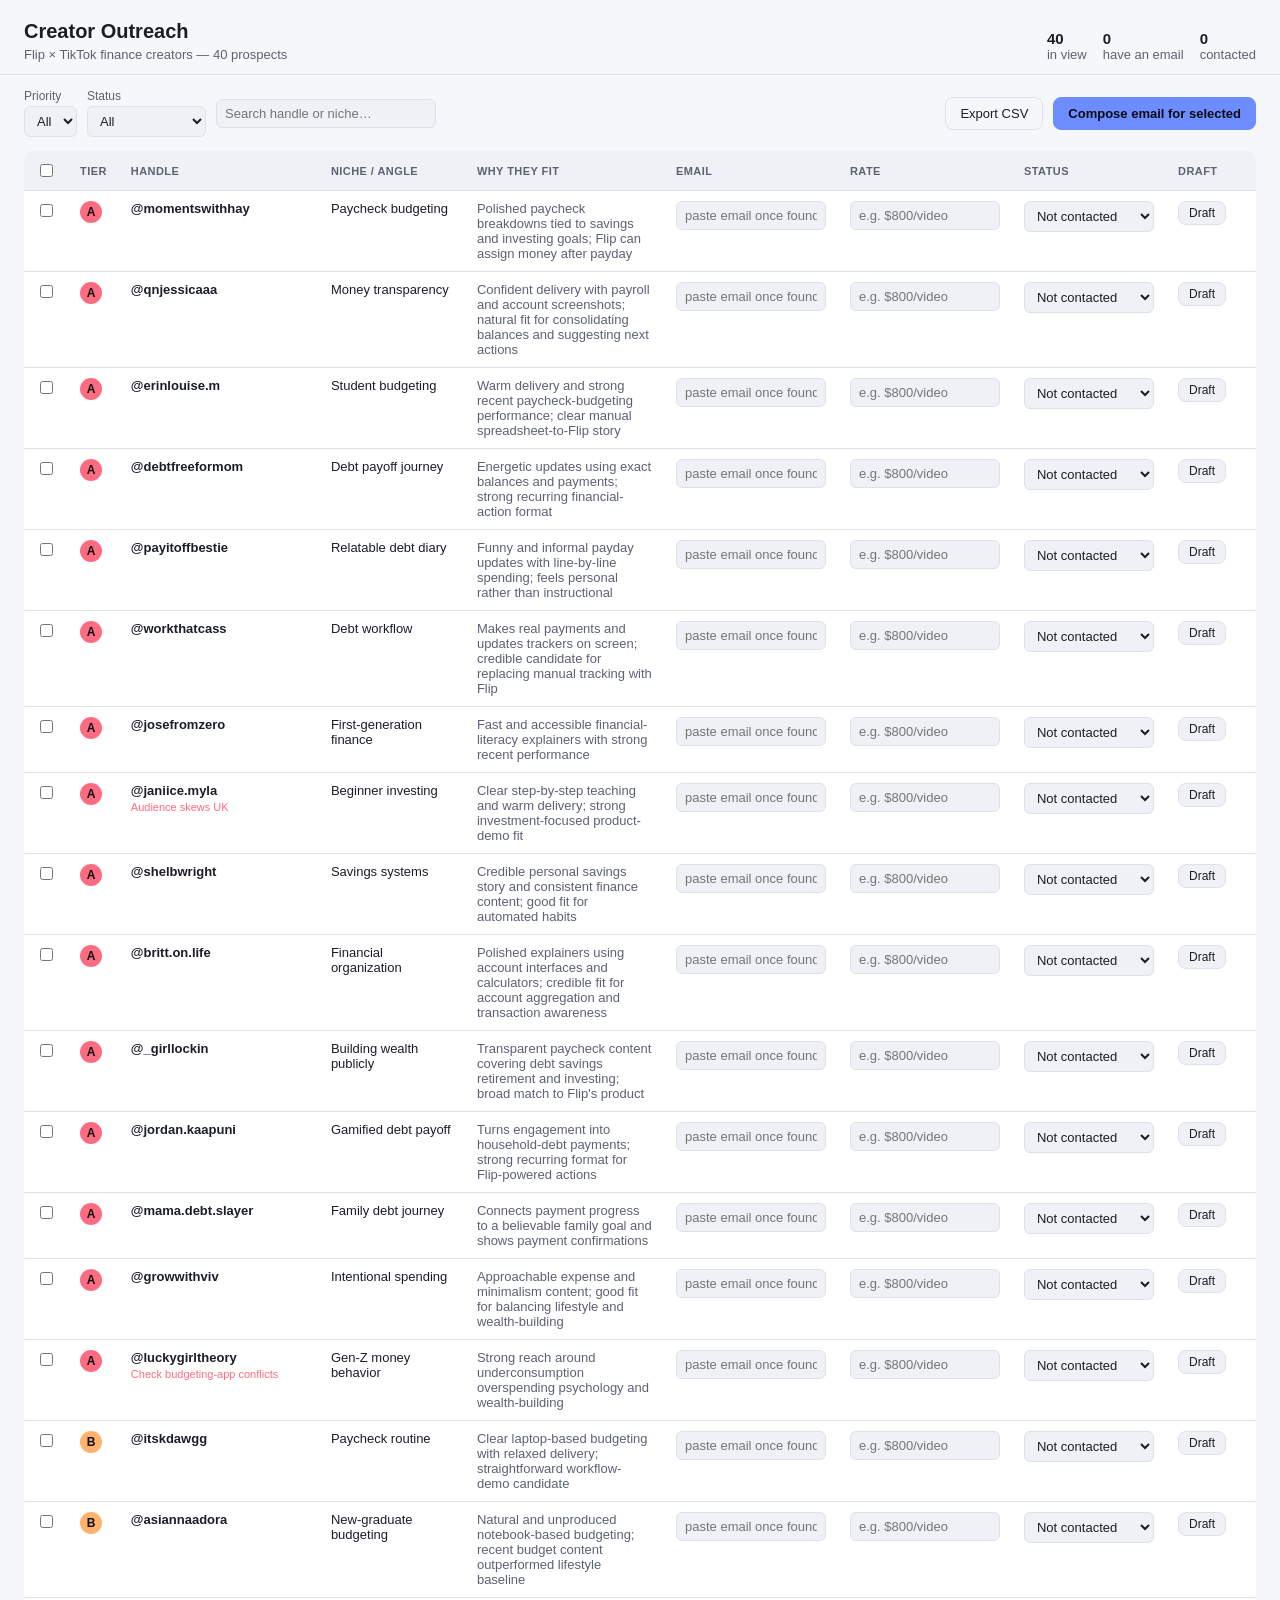
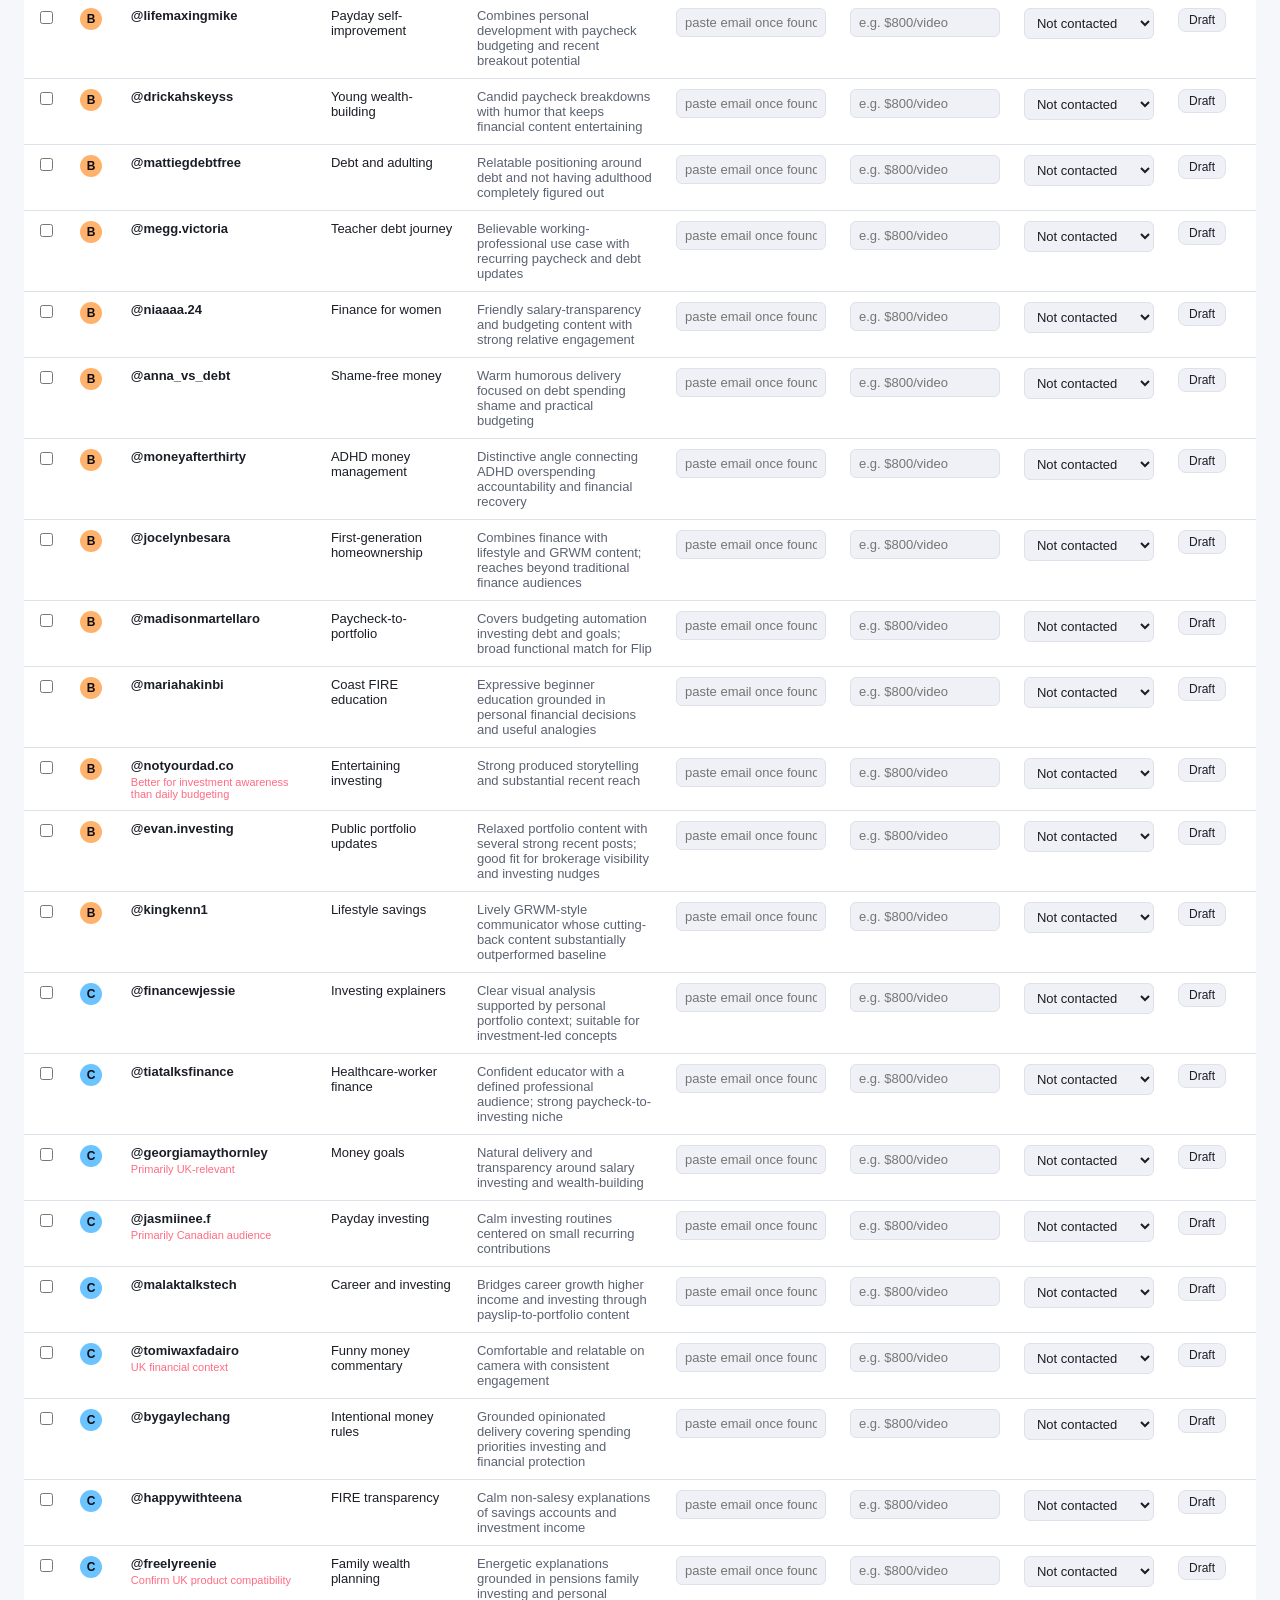
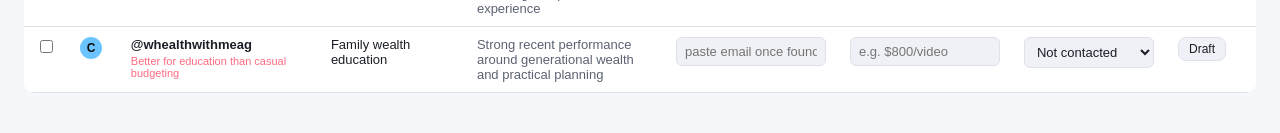
<file: creator-outreach/index.html>
<!DOCTYPE html>
<html lang="en">
<head>
<meta charset="UTF-8" />
<meta name="viewport" content="width=device-width, initial-scale=1.0" />
<title>Flip Creator Outreach</title>
<link rel="stylesheet" href="styles.css" />
</head>
<body>
<header class="topbar">
  <div class="topbar-title">
    <h1>Creator Outreach</h1>
    <p>Flip &times; TikTok finance creators &mdash; 40 prospects</p>
  </div>
  <div class="topbar-stats" id="stats"></div>
</header>

<section class="toolbar">
  <div class="toolbar-group">
    <label>Priority
      <select id="filterPriority">
        <option value="all">All</option>
        <option value="A">A</option>
        <option value="B">B</option>
        <option value="C">C</option>
      </select>
    </label>
    <label>Status
      <select id="filterStatus">
        <option value="all">All</option>
        <option value="Not contacted">Not contacted</option>
        <option value="Emailed">Emailed</option>
        <option value="Replied">Replied</option>
        <option value="Negotiating">Negotiating</option>
        <option value="Booked">Booked</option>
        <option value="Passed">Passed</option>
      </select>
    </label>
    <input type="search" id="search" placeholder="Search handle or niche&hellip;" />
  </div>
  <div class="toolbar-group toolbar-actions">
    <button id="exportCsv" class="btn btn-secondary">Export CSV</button>
    <button id="composeSelected" class="btn btn-primary">Compose email for selected</button>
  </div>
</section>

<section class="table-wrap">
  <table id="creatorTable">
    <thead>
      <tr>
        <th class="col-check"><input type="checkbox" id="selectAll" /></th>
        <th class="col-priority">Tier</th>
        <th>Handle</th>
        <th>Niche / angle</th>
        <th>Why they fit</th>
        <th class="col-email">Email</th>
        <th class="col-rate">Rate</th>
        <th class="col-status">Status</th>
        <th class="col-actions">Draft</th>
      </tr>
    </thead>
    <tbody id="tableBody"></tbody>
  </table>
</section>

<div id="draftModal" class="modal hidden">
  <div class="modal-card">
    <div class="modal-header">
      <h2 id="draftModalTitle">Draft email</h2>
      <button id="closeModal" class="btn-icon">&times;</button>
    </div>
    <div class="modal-body" id="draftModalBody"></div>
  </div>
</div>

<script src="app.js"></script>
</body>
</html>
</file>
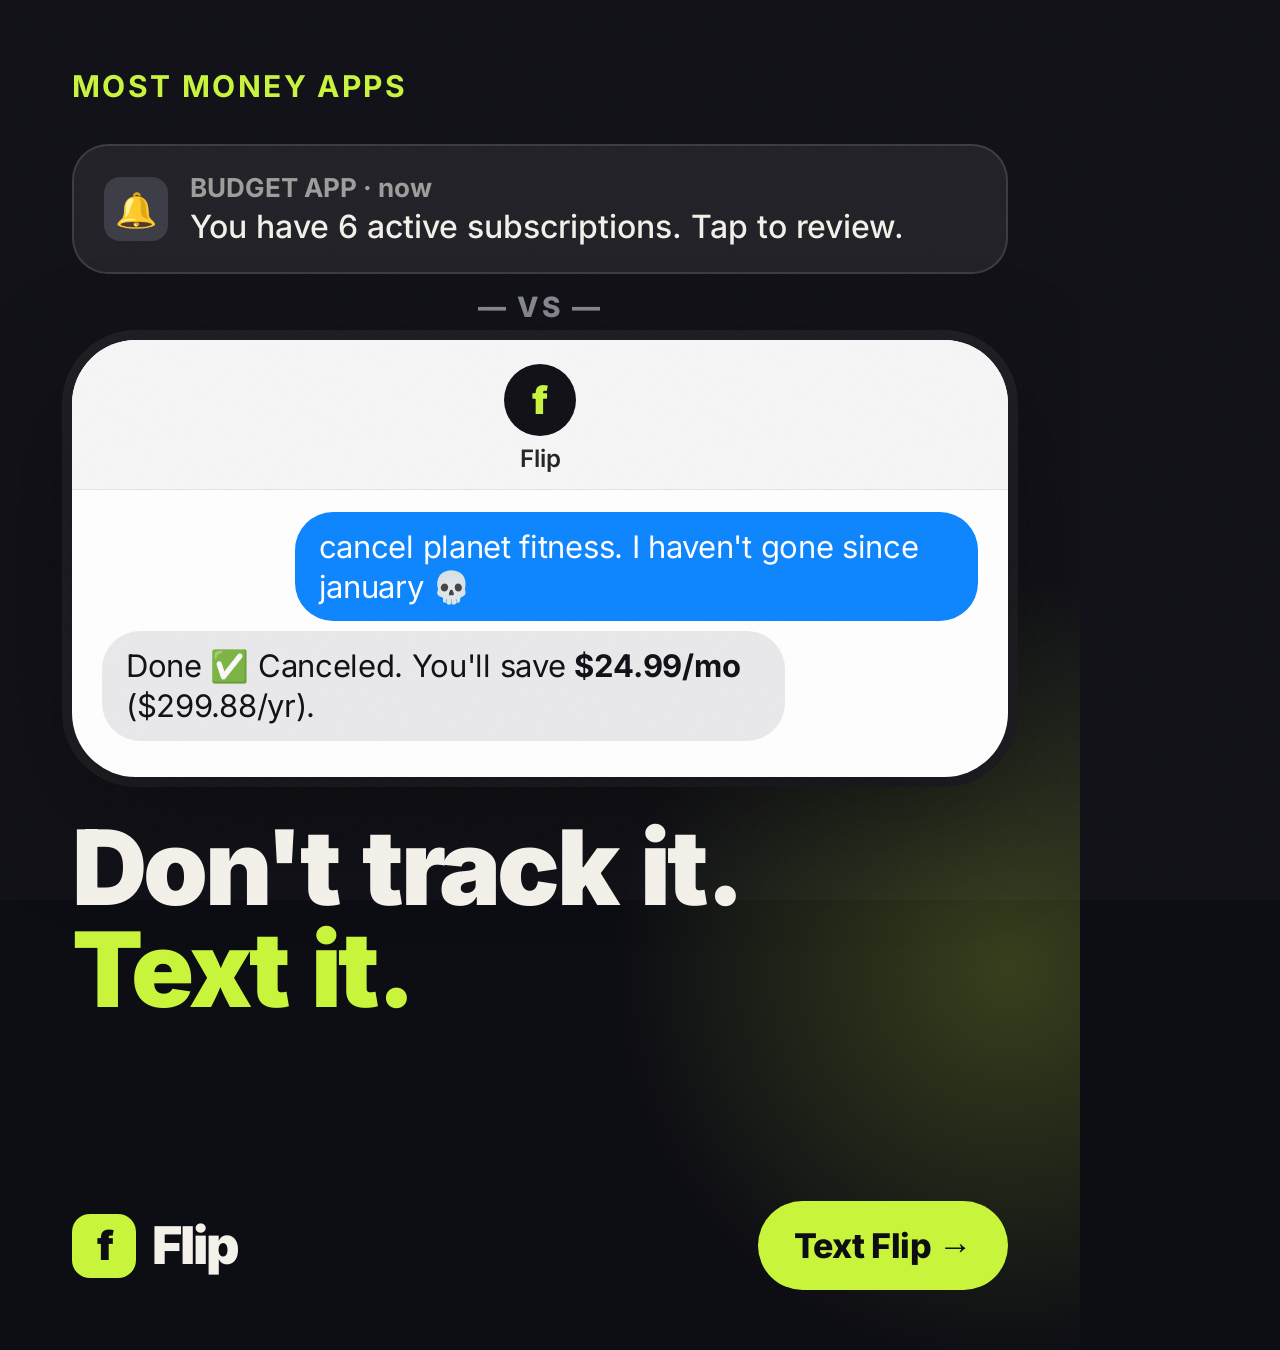
<file: ad-creatives/statics/01-dont-track-it-text-it.html>
<!doctype html>
<html lang="en">
<head>
<meta charset="utf-8">
<title>Flip — Don't track it. Text it.</title>
<link rel="stylesheet" href="../shared/base.css">
<style>
  .notice {
    align-self: stretch;
    display: flex; gap: 22px; align-items: center;
    background: rgba(255,255,255,0.07); border: 2px solid rgba(255,255,255,0.12);
    border-radius: 36px; padding: 26px 30px;
  }
  .notice .ic { width: 64px; height: 64px; border-radius: 16px; background: #3a3a44; display: grid; place-items: center; font-size: 34px; flex: none; }
  .notice b { display: block; font-size: 26px; font-weight: 700; opacity: 0.6; margin-bottom: 4px; }
  .notice p { font-size: 32px; font-weight: 500; }
  .vs { font-size: 28px; font-weight: 800; letter-spacing: 0.1em; color: var(--muted); align-self: center; margin: -24px 0; }
  .phone { width: 100%; }
  body.story .phone { margin-top: 20px; }
</style>
</head>
<body class="grain">
<div class="canvas">
  <div class="glow" style="right:-380px; top:520px"></div>
  <div class="eyebrow">Most money apps</div>
  <div class="notice">
    <div class="ic">🔔</div>
    <div><b>BUDGET APP · now</b><p>You have 6 active subscriptions. Tap to review.</p></div>
  </div>
  <div class="vs">— VS —</div>
  <div class="phone">
    <div class="phone-head"><div class="avatar">f</div><div class="contact">Flip</div></div>
    <div class="thread" id="thread"></div>
  </div>
  <div class="headline">Don't track it.<br><em>Text it.</em></div>
  <div class="cta">
    <div class="logo"><div class="logo-mark">f</div>Flip</div>
    <div class="pill">Text Flip →</div>
  </div>
</div>
<script src="../shared/engine.js"></script>
<script>
  F.chat(document.getElementById("thread"), [
    { at: 0, me: "cancel planet fitness. I haven't gone since january 💀" },
    { at: 1, flip: "Done ✅ Canceled. You'll save <strong>$24.99/mo</strong> ($299.88/yr)." },
  ]);
</script>
</body>
</html>
</file>
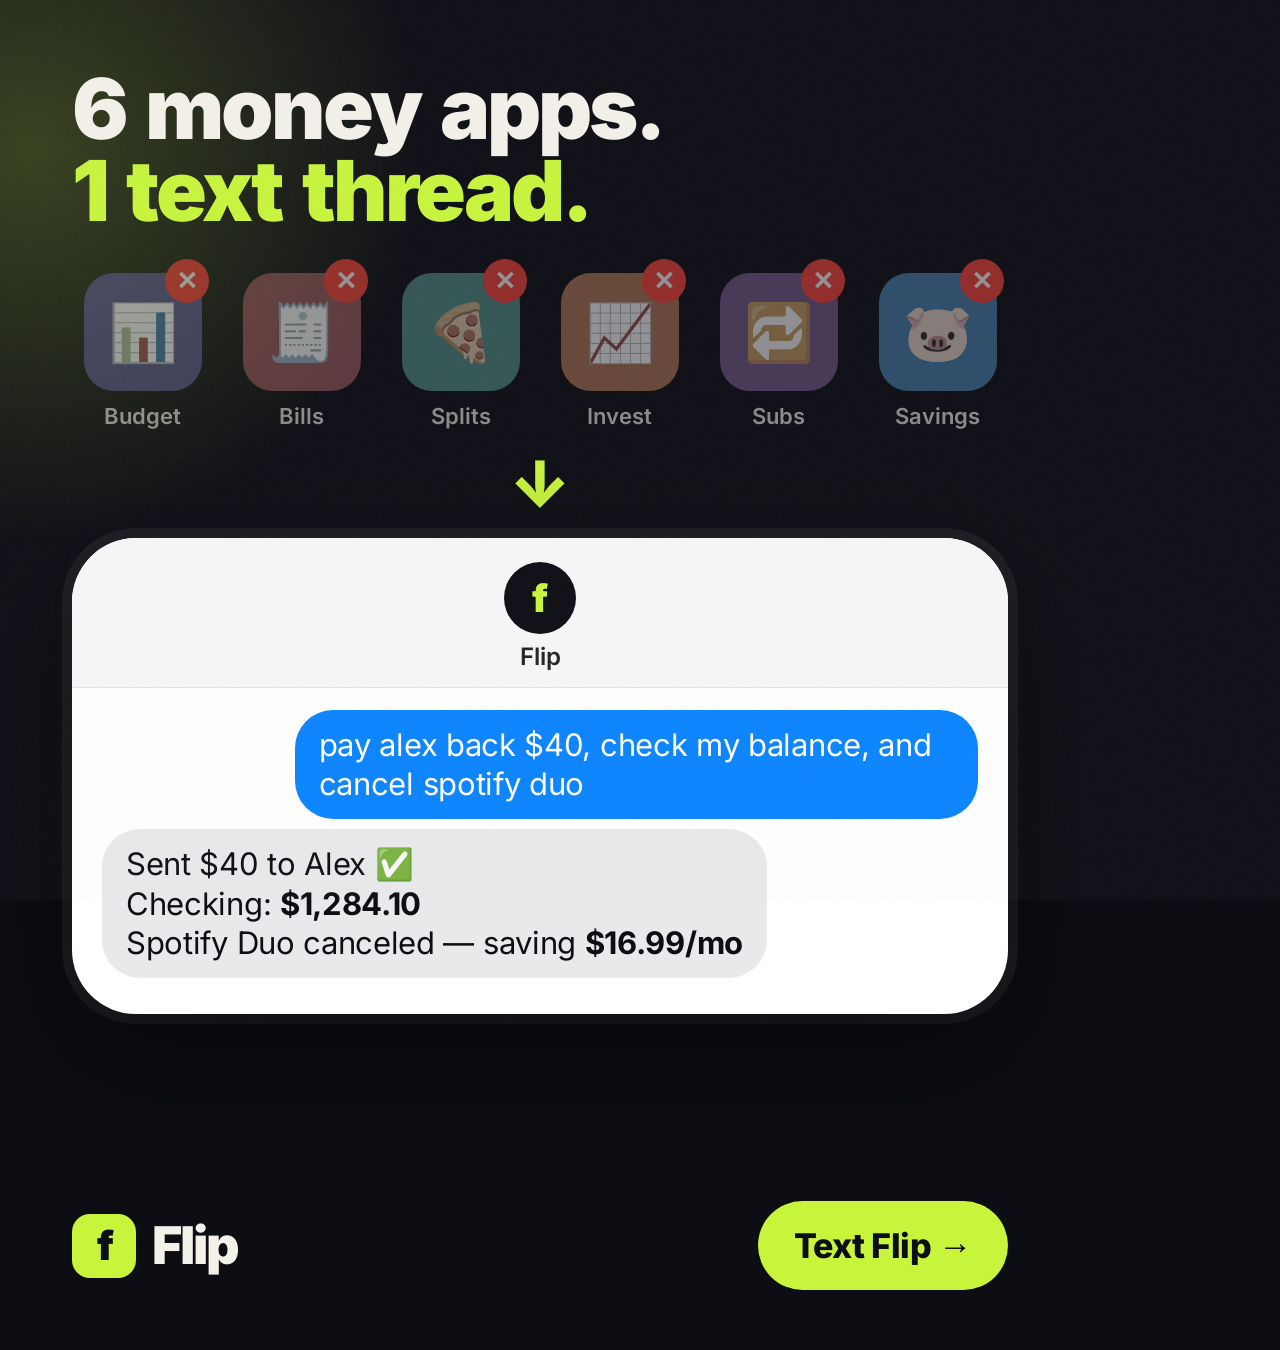
<file: ad-creatives/statics/02-six-apps-one-thread.html>
<!doctype html>
<html lang="en">
<head>
<meta charset="utf-8">
<title>Flip — 6 money apps, 1 text thread</title>
<link rel="stylesheet" href="../shared/base.css">
<style>
  .grid { display: grid; grid-template-columns: repeat(6, 1fr); gap: 18px; }
  .app { display: flex; flex-direction: column; align-items: center; gap: 12px; font-size: 22px; font-weight: 600; opacity: 0.55; position: relative; }
  .app .ic { width: 118px; height: 118px; border-radius: 30px; display: grid; place-items: center; font-size: 56px; filter: grayscale(0.6); }
  .app::after { content: "✕"; position: absolute; top: -14px; right: 4px; width: 44px; height: 44px; border-radius: 50%; background: var(--danger); color: #fff; font-size: 26px; font-weight: 900; display: grid; place-items: center; }
  .arrow { align-self: center; font-size: 64px; font-weight: 900; color: var(--accent); margin: -24px 0; }
  .phone { width: 100%; }
</style>
</head>
<body class="grain">
<div class="canvas">

  <div class="glow" style="left:-420px; top:-300px"></div>
  <div class="headline sm">6 money apps.<br><em>1 text thread.</em></div>
  <div class="grid">
    <div class="app"><div class="ic" style="background:#5b5bd6">📊</div>Budget</div>
    <div class="app"><div class="ic" style="background:#e5484d">🧾</div>Bills</div>
    <div class="app"><div class="ic" style="background:#12a594">🍕</div>Splits</div>
    <div class="app"><div class="ic" style="background:#f76b15">📈</div>Invest</div>
    <div class="app"><div class="ic" style="background:#8e4ec6">🔁</div>Subs</div>
    <div class="app"><div class="ic" style="background:#0090ff">🐷</div>Savings</div>
  </div>
  <div class="arrow">↓</div>
  <div class="phone"><div class="phone-head"><div class="avatar ">f</div><div class="contact">Flip</div></div><div class="thread" id="thread"></div></div>
  <div class="sub story-only">No app to download. Flip lives in iMessage.</div>

  <div class="cta">
    <div class="logo"><div class="logo-mark">f</div>Flip</div>
    <div class="pill">Text Flip →</div>
  </div>
</div>
<script src="../shared/engine.js"></script>
<script>F.chat(document.getElementById("thread"), [
  { at: 0, me: "pay alex back $40, check my balance, and cancel spotify duo" },
  { at: 1, flip: "Sent $40 to Alex ✅\nChecking: <strong>$1,284.10</strong>\nSpotify Duo canceled — saving <strong>$16.99/mo</strong>" },
]);</script>
</body>
</html>
</file>
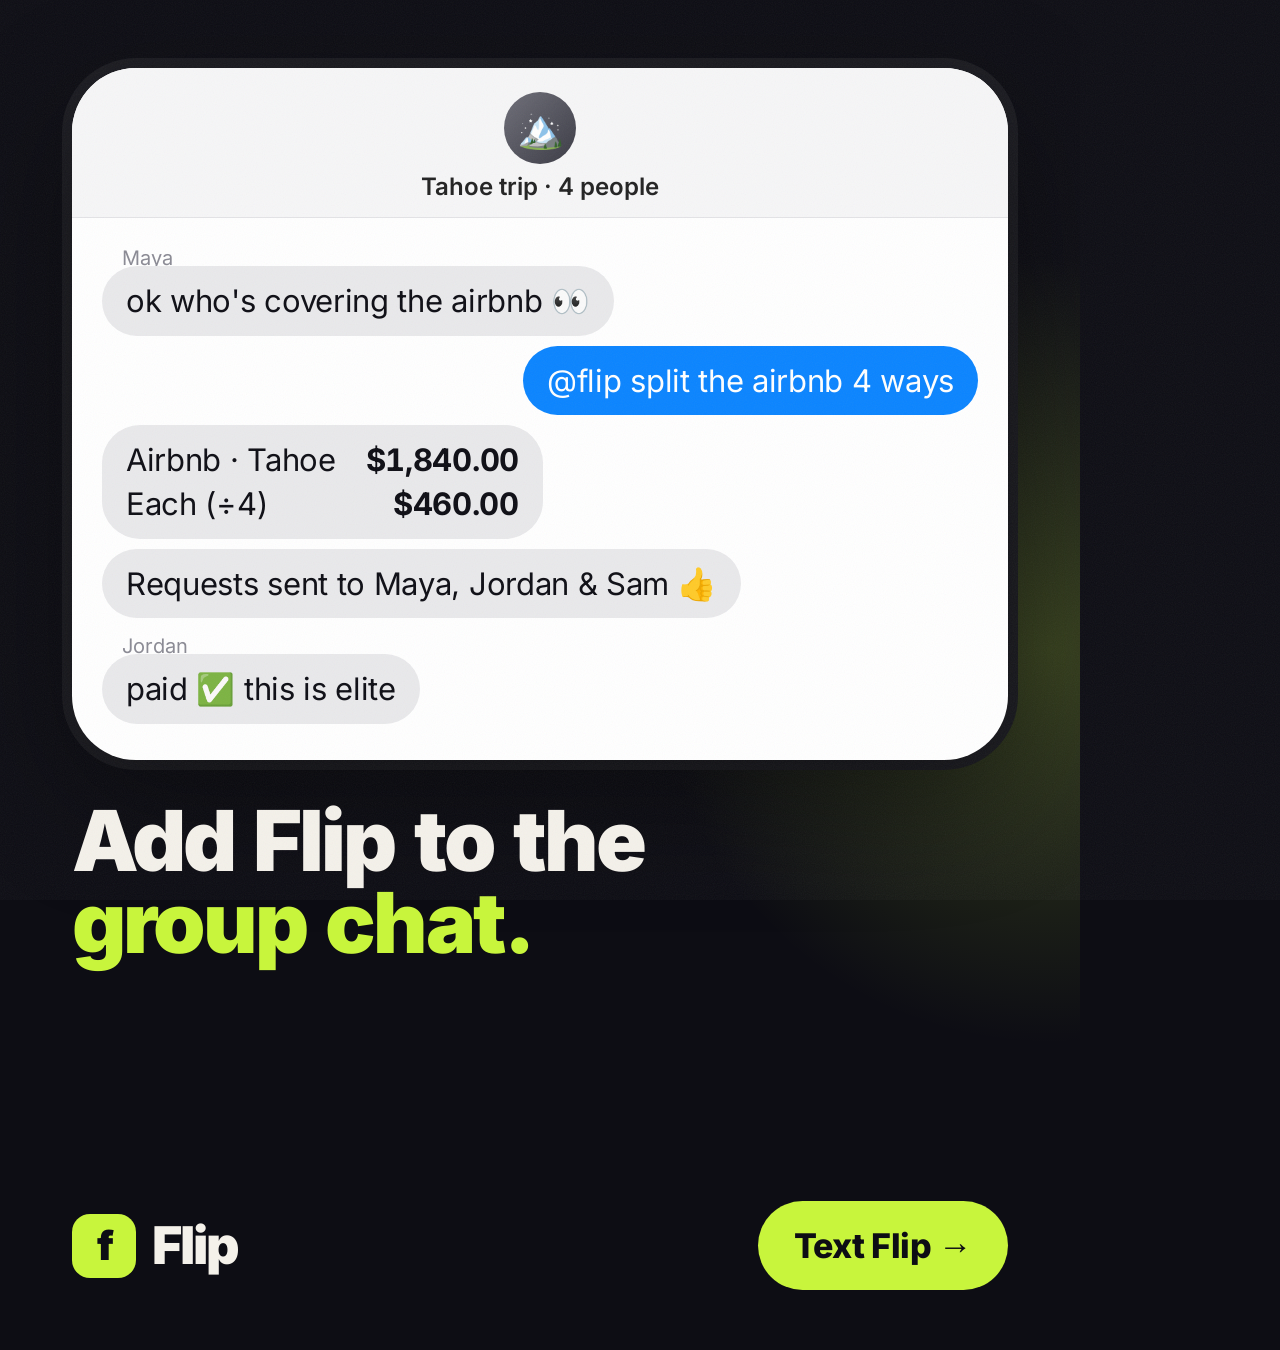
<file: ad-creatives/statics/03-group-chat-split.html>
<!doctype html>
<html lang="en">
<head>
<meta charset="utf-8">
<title>Flip — Add Flip to the group chat</title>
<link rel="stylesheet" href="../shared/base.css">
<style>.phone { width: 100%; } .b.flip { max-width: 86%; }</style>
</head>
<body class="grain">
<div class="canvas">

  <div class="glow" style="right:-420px; top:200px"></div>
  <div class="eyebrow story-only">Group chat, meet your new treasurer</div>
  <div class="phone"><div class="phone-head"><div class="avatar group">🏔️</div><div class="contact">Tahoe trip · 4 people</div></div><div class="thread" id="thread"></div></div>
  <div class="headline sm">Add Flip to the <em>group chat.</em></div>
  <div class="sub story-only">Split the Airbnb, settle the tab, stop chasing people for money.</div>

  <div class="cta">
    <div class="logo"><div class="logo-mark">f</div>Flip</div>
    <div class="pill">Text Flip →</div>
  </div>
</div>
<script src="../shared/engine.js"></script>
<script>F.chat(document.getElementById("thread"), [
  { at: 0, who: "Maya", other: "ok who's covering the airbnb 👀" },
  { at: 1, me: "@flip split the airbnb 4 ways" },
  { at: 2, flip: "<div class='row'><span>Airbnb · Tahoe</span><span>$1,840.00</span></div><div class='row'><span>Each (÷4)</span><span>$460.00</span></div>" , cls: "card" },
  { at: 3, flip: "Requests sent to Maya, Jordan & Sam 👍" },
  { at: 4, who: "Jordan", other: "paid ✅ this is elite" },
]);</script>
</body>
</html>
</file>
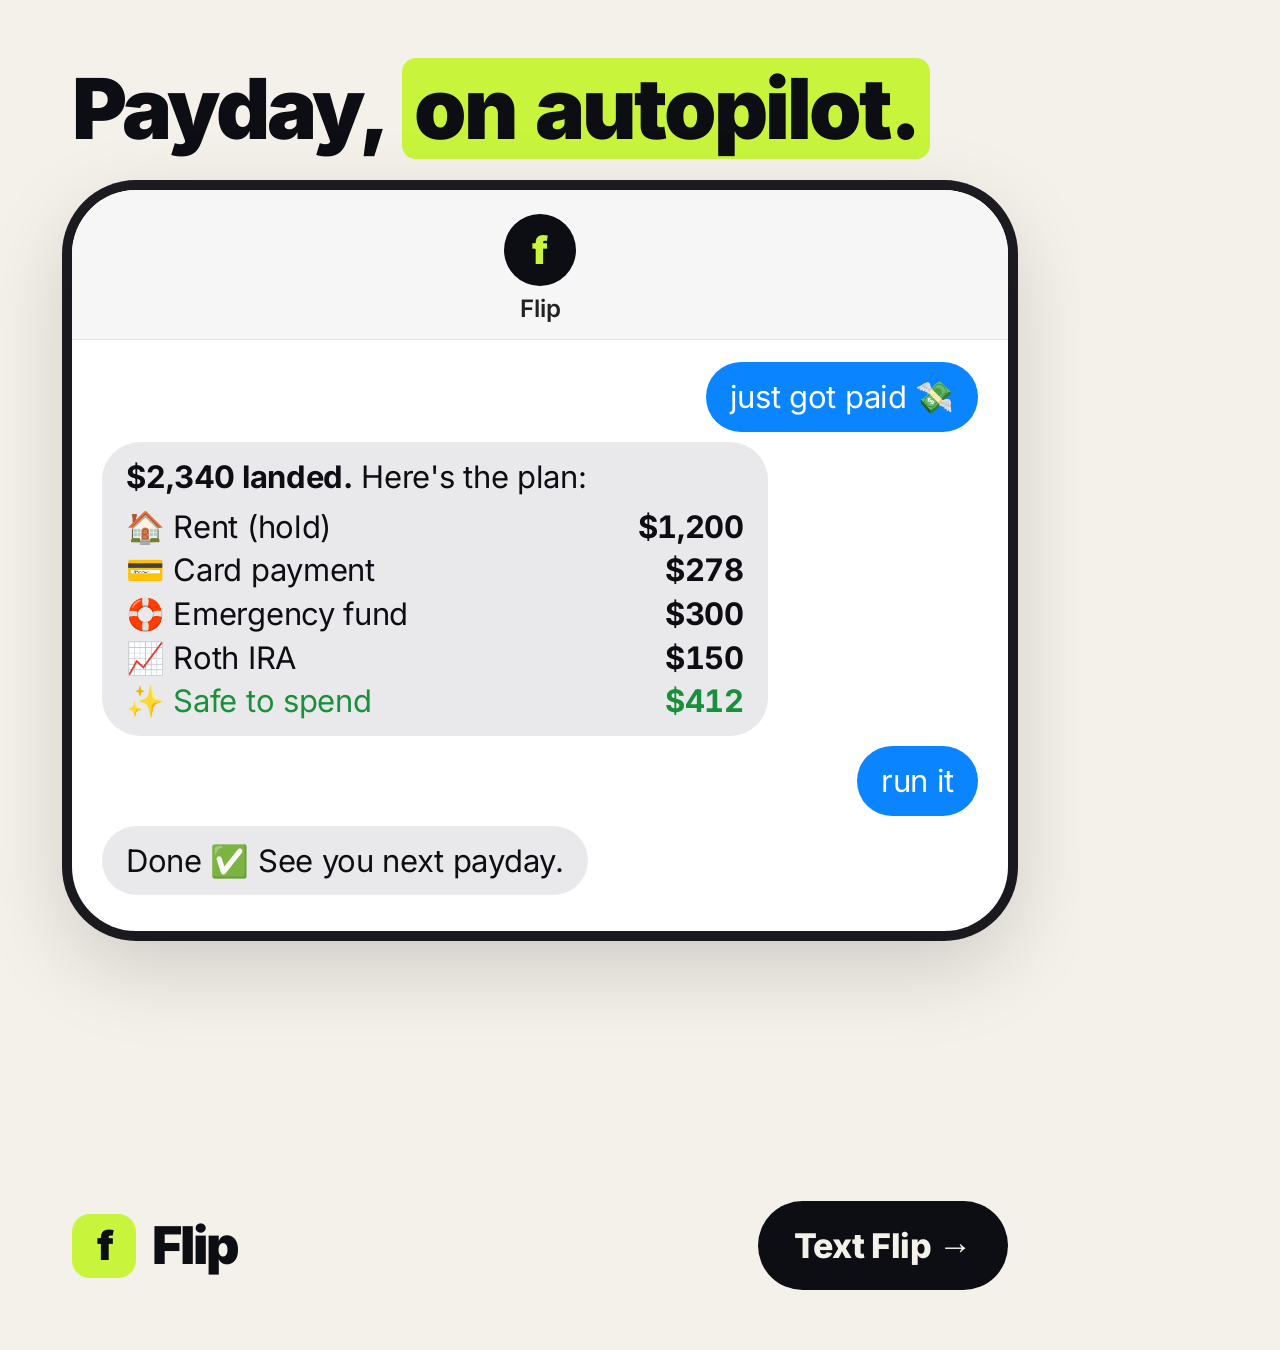
<file: ad-creatives/statics/04-payday-autopilot.html>
<!doctype html>
<html lang="en">
<head>
<meta charset="utf-8">
<title>Flip — Payday, on autopilot</title>
<link rel="stylesheet" href="../shared/base.css">
<style>.phone { width: 100%; box-shadow: 0 30px 90px rgba(0,0,0,0.18), 0 0 0 10px #1c1c22; } .b.card { min-width: 76%; }</style>
</head>
<body class="light">
<div class="canvas">

  <div class="eyebrow story-only">Every other Friday</div>
  <div class="headline sm">Payday, <em>on autopilot.</em></div>
  <div class="phone"><div class="phone-head"><div class="avatar ">f</div><div class="contact">Flip</div></div><div class="thread" id="thread"></div></div>
  <div class="sub story-only">Text Flip when you get paid. It splits your check the way you'd do it by hand, in about 10 seconds.</div>

  <div class="cta">
    <div class="logo"><div class="logo-mark">f</div>Flip</div>
    <div class="pill">Text Flip →</div>
  </div>
</div>
<script src="../shared/engine.js"></script>
<script>F.chat(document.getElementById("thread"), [
  { at: 0, me: "just got paid 💸" },
  { at: 1, cls: "card", flip: "<strong>$2,340 landed.</strong> Here's the plan:<div style='height:10px'></div><div class='row'><span>🏠 Rent (hold)</span><span>$1,200</span></div><div class='row'><span>💳 Card payment</span><span>$278</span></div><div class='row'><span>🛟 Emergency fund</span><span>$300</span></div><div class='row'><span>📈 Roth IRA</span><span>$150</span></div><div class='row' style='color:#1a8f3c'><span>✨ Safe to spend</span><span>$412</span></div>" },
  { at: 2, me: "run it" },
  { at: 3, flip: "Done ✅ See you next payday." },
]);</script>
</body>
</html>
</file>
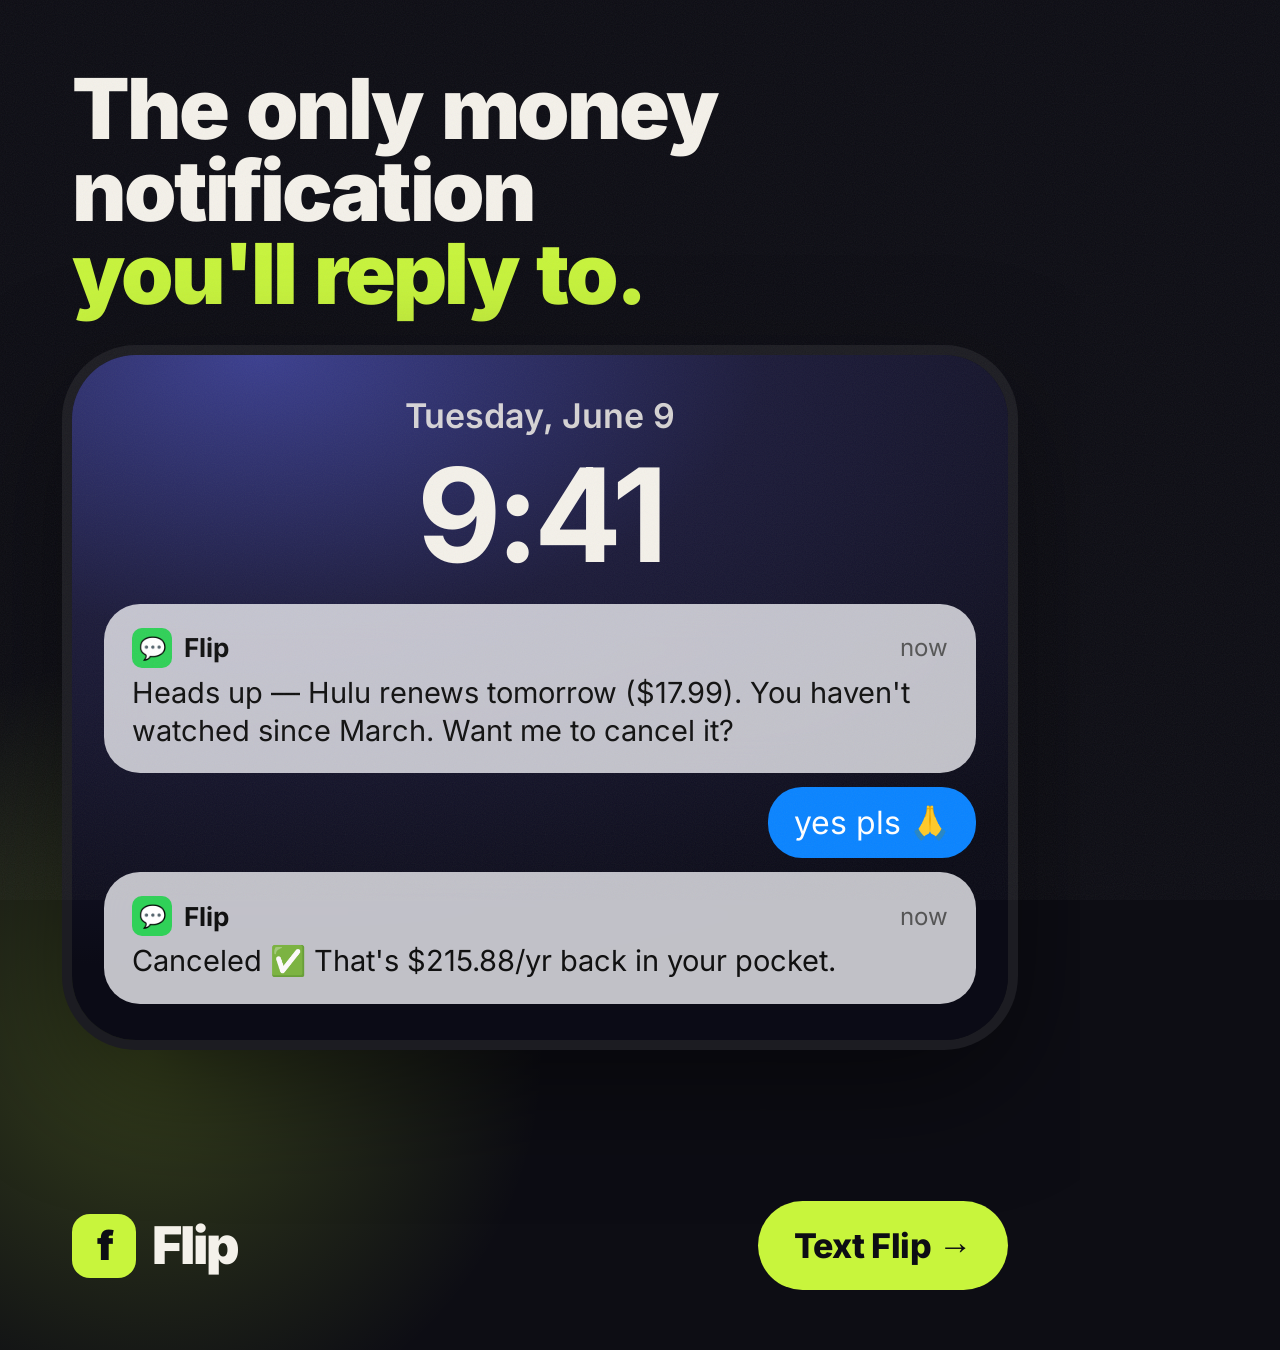
<file: ad-creatives/statics/05-lock-screen-heads-up.html>
<!doctype html>
<html lang="en">
<head>
<meta charset="utf-8">
<title>Flip — The money text you'll actually reply to</title>
<link rel="stylesheet" href="../shared/base.css">
<style>
  .lock { align-self: center; width: 100%; border-radius: 64px; padding: 60px 36px 48px; display: flex; flex-direction: column; gap: 18px;
    background: radial-gradient(120% 90% at 20% 0%, #3b3f8f 0%, #1c1b3a 45%, #0b0b16 100%); box-shadow: 0 0 0 10px #1c1c22, 0 40px 120px rgba(0,0,0,0.5); }
  .date { text-align: center; font-size: 34px; font-weight: 600; opacity: 0.85; }
  .time { text-align: center; font-size: 190px; font-weight: 700; letter-spacing: -0.04em; line-height: 1; margin-bottom: 26px; }
  .note { background: rgba(245,245,250,0.78); color: #111; border-radius: 36px; padding: 24px 28px; backdrop-filter: blur(20px); }
  .nh { display: flex; align-items: center; gap: 12px; font-size: 24px; color: #555; margin-bottom: 6px; }
  .nh b { color: #111; font-size: 26px; } .nh span:last-child { margin-left: auto; }
  .ma { width: 40px; height: 40px; border-radius: 10px; background: #30d158; display: grid; place-items: center; font-size: 22px; }
  .note p { font-size: 32px; line-height: 1.3; }
  body:not(.story) .time { font-size: 130px; margin-bottom: 10px; }
  body:not(.story) .lock { padding: 40px 32px 36px; gap: 14px; }
  body:not(.story) .note p { font-size: 29px; }
  .reply { align-self: flex-end; } .reply span { display: inline-block; background: var(--imsg-blue); color: #fff; font-size: 32px; padding: 16px 26px; border-radius: 34px; }
</style>
</head>
<body class="grain">
<div class="canvas">

  <div class="glow" style="left:-300px; top:600px"></div>
  <div class="headline sm">The only money notification <em>you'll reply to.</em></div>
  <div class="lock">
    <div class="date">Tuesday, June 9</div>
    <div class="time">9:41</div>
    <div class="note">
      <div class="nh"><span class="ma">💬</span><b>Flip</b><span>now</span></div>
      <p>Heads up — Hulu renews tomorrow ($17.99). You haven't watched since March. Want me to cancel it?</p>
    </div>
    <div class="reply"><span>yes pls 🙏</span></div>
    <div class="note">
      <div class="nh"><span class="ma">💬</span><b>Flip</b><span>now</span></div>
      <p>Canceled ✅ That's $215.88/yr back in your pocket.</p>
    </div>
  </div>

  <div class="cta">
    <div class="logo"><div class="logo-mark">f</div>Flip</div>
    <div class="pill">Text Flip →</div>
  </div>
</div>
<script src="../shared/engine.js"></script>
<script></script>
</body>
</html>
</file>
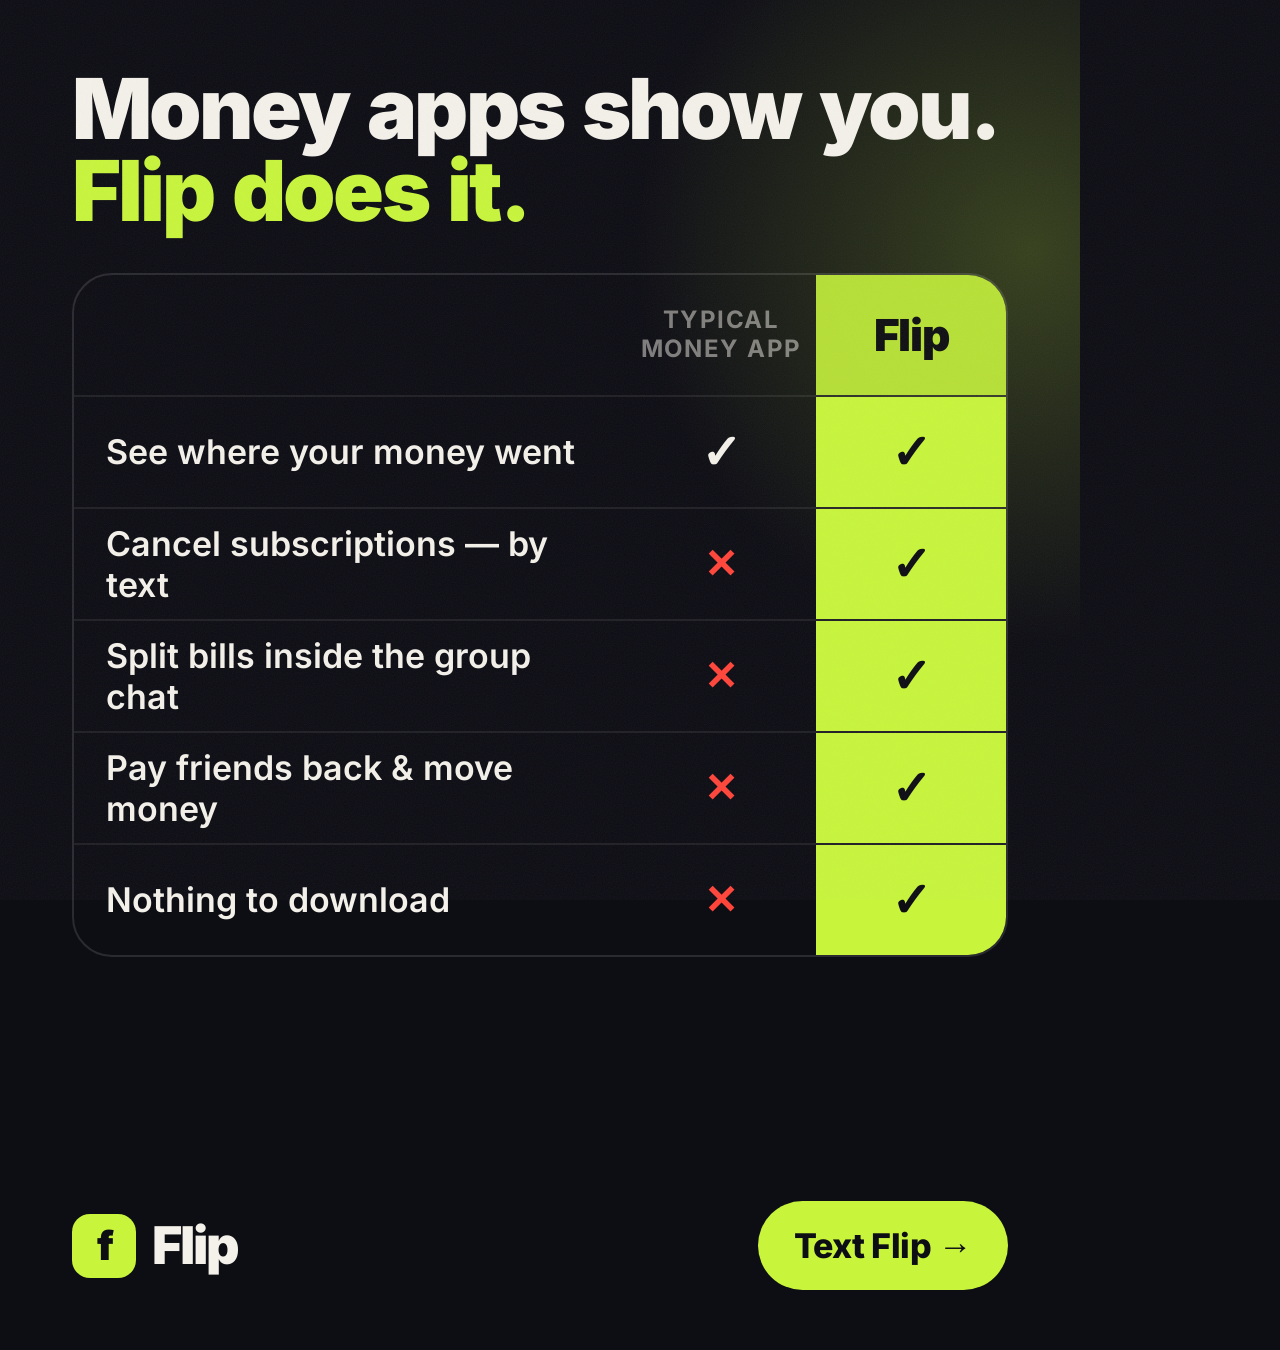
<file: ad-creatives/statics/06-they-show-flip-does.html>
<!doctype html>
<html lang="en">
<head>
<meta charset="utf-8">
<title>Flip — Money apps show you. Flip does it.</title>
<link rel="stylesheet" href="../shared/base.css">
<style>
  .table { display: flex; flex-direction: column; border-radius: 40px; overflow: hidden; border: 2px solid rgba(255,255,255,0.12); }
  .tr { display: grid; grid-template-columns: 1fr 190px 190px; align-items: center; font-size: 34px; font-weight: 600; min-height: 112px; }
  .tr + .tr { border-top: 2px solid rgba(255,255,255,0.08); }
  .tr > span:first-child { padding: 0 32px; }
  .tr > span:not(:first-child) { text-align: center; align-self: stretch; display: grid; place-items: center; }
  .th { font-size: 24px; font-weight: 700; text-transform: uppercase; letter-spacing: 0.06em; opacity: 0.9; min-height: 120px; }
  .th span:nth-child(2) { opacity: 0.55; line-height: 1.2; }
  .fl { background: var(--accent); color: var(--accent-ink); }
  .th .fl { font-size: 44px; font-weight: 900; letter-spacing: -0.03em; text-transform: none; }
  .y { font-size: 48px; font-weight: 900; } .n { font-size: 40px; color: var(--danger); font-weight: 900; }
  body.story .tr { min-height: 150px; }
</style>
</head>
<body class="grain">
<div class="canvas">

  <div class="glow" style="right:-400px; top:-200px"></div>
  <div class="headline sm">Money apps show you.<br><em>Flip does it.</em></div>
  <div class="table">
    <div class="tr th"><span></span><span>Typical<br>money app</span><span class="fl">Flip</span></div>
    <div class="tr"><span>See where your money went</span><span class="y">✓</span><span class="y fl">✓</span></div>
    <div class="tr"><span>Cancel subscriptions — by text</span><span class="n">✕</span><span class="y fl">✓</span></div>
    <div class="tr"><span>Split bills inside the group chat</span><span class="n">✕</span><span class="y fl">✓</span></div>
    <div class="tr"><span>Pay friends back &amp; move money</span><span class="n">✕</span><span class="y fl">✓</span></div>
    <div class="tr"><span>Nothing to download</span><span class="n">✕</span><span class="y fl">✓</span></div>
  </div>

  <div class="cta">
    <div class="logo"><div class="logo-mark">f</div>Flip</div>
    <div class="pill">Text Flip →</div>
  </div>
</div>
<script src="../shared/engine.js"></script>
<script></script>
</body>
</html>
</file>
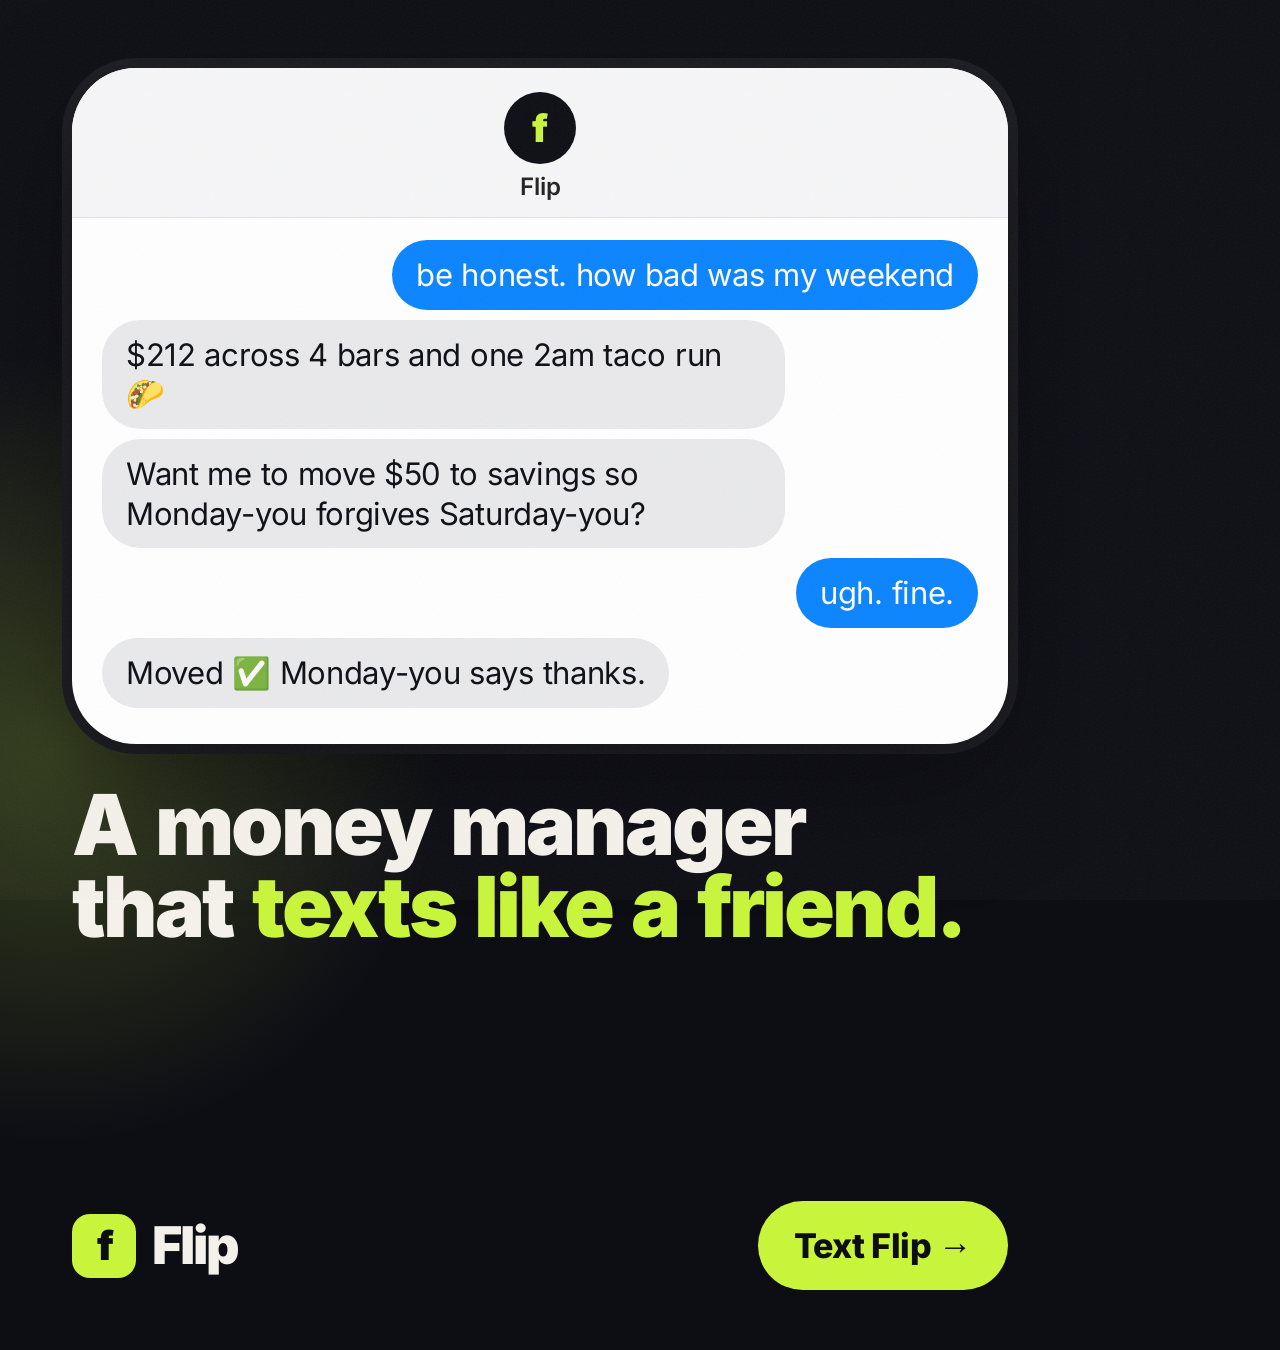
<file: ad-creatives/statics/07-monday-you.html>
<!doctype html>
<html lang="en">
<head>
<meta charset="utf-8">
<title>Flip — A money manager that texts like a friend</title>
<link rel="stylesheet" href="../shared/base.css">
<style>.phone { width: 100%; }</style>
</head>
<body class="grain">
<div class="canvas">

  <div class="glow" style="left:-400px; top:300px"></div>
  <div class="phone"><div class="phone-head"><div class="avatar ">f</div><div class="contact">Flip</div></div><div class="thread" id="thread"></div></div>
  <div class="headline sm">A money manager that <em>texts like a friend.</em></div>

  <div class="cta">
    <div class="logo"><div class="logo-mark">f</div>Flip</div>
    <div class="pill">Text Flip →</div>
  </div>
</div>
<script src="../shared/engine.js"></script>
<script>F.chat(document.getElementById("thread"), [
  { at: 0, me: "be honest. how bad was my weekend" },
  { at: 1, flip: "$212 across 4 bars and one 2am taco run 🌮" },
  { at: 2, flip: "Want me to move $50 to savings so Monday-you forgives Saturday-you?" },
  { at: 3, me: "ugh. fine." },
  { at: 4, flip: "Moved ✅ Monday-you says thanks." },
]);</script>
</body>
</html>
</file>
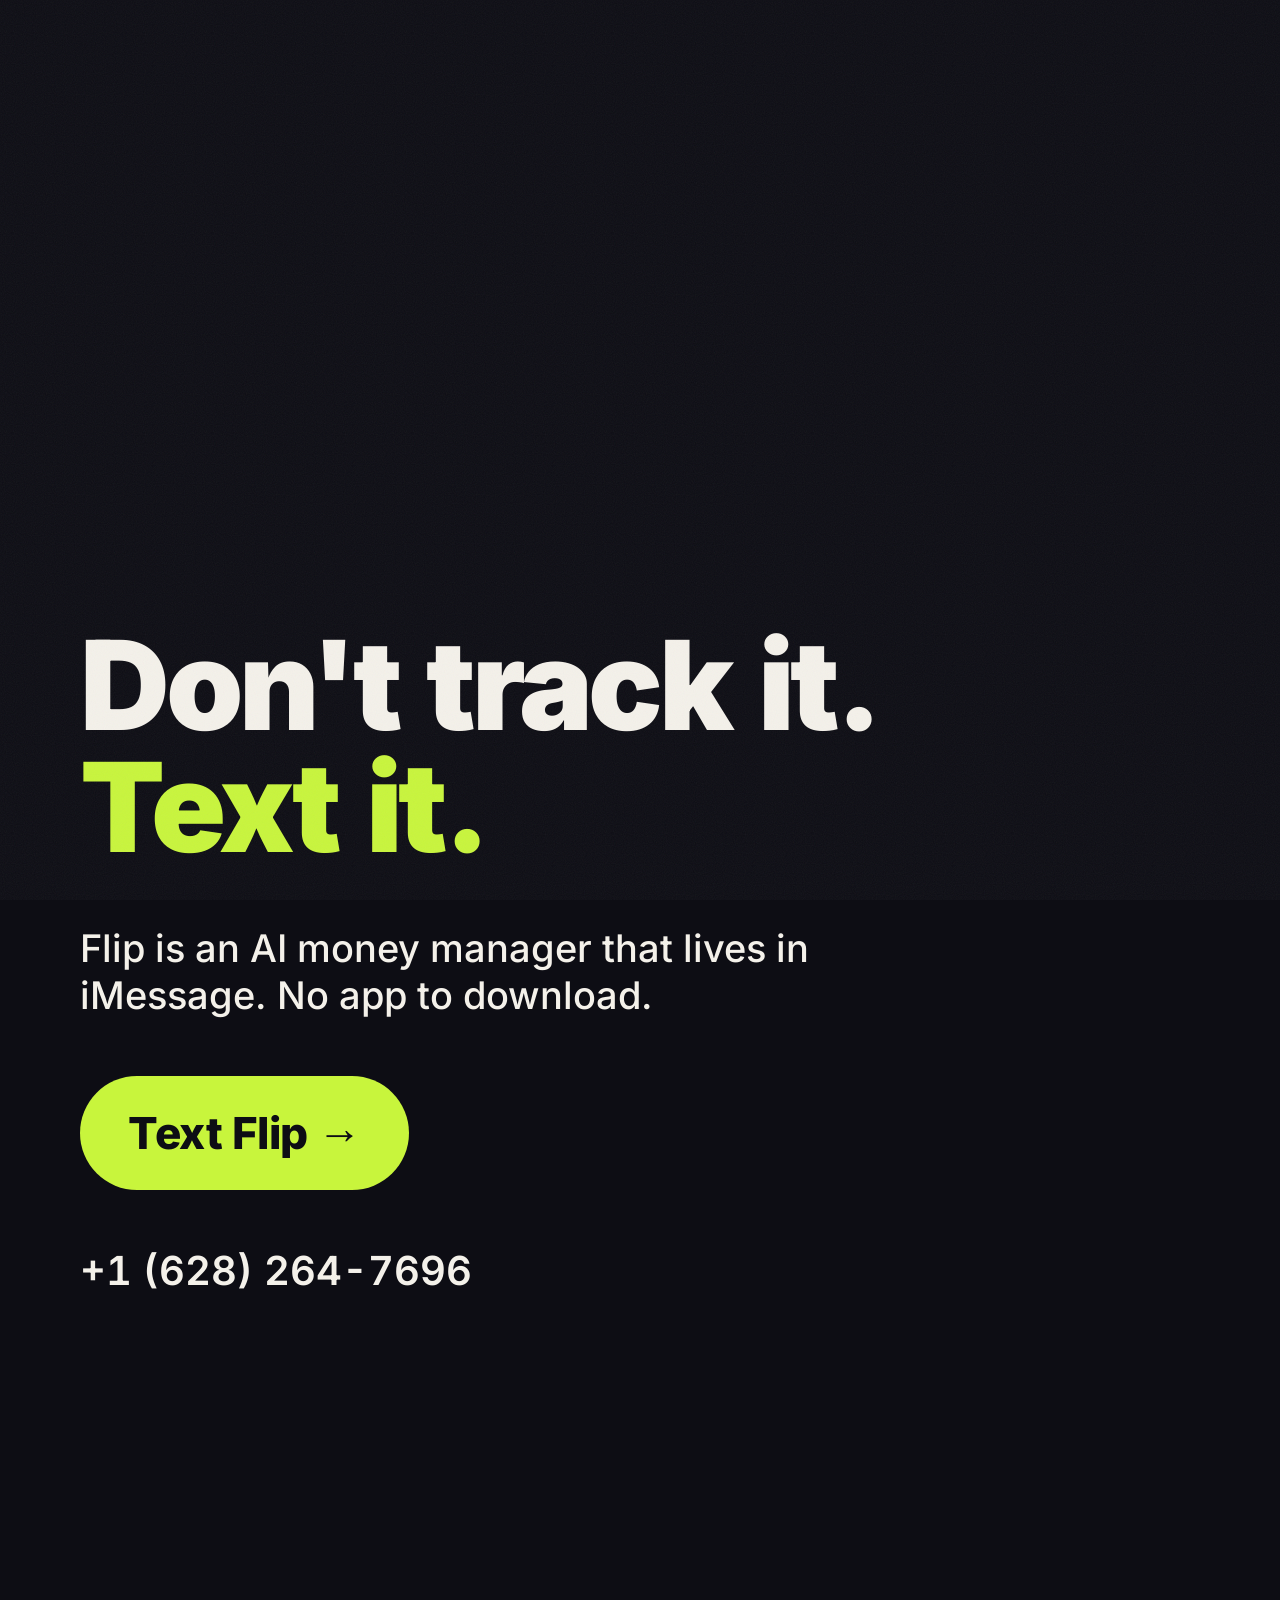
<file: ad-creatives/videos/01-cancel-the-gym.html>
<!doctype html>
<html lang="en">
<head>
<meta charset="utf-8">
<title>Flip — POV: you still pay for the gym</title>
<link rel="stylesheet" href="../shared/base.css">
<link rel="stylesheet" href="../shared/video.css">
</head>
<body class="grain" data-format="story">
<div class="canvas v">
  <div class="glow" id="glow" style="left:-300px; top:700px"></div>
  <div class="hook" id="hook">POV: you still pay for a gym you quit in <em>January.</em></div>
  <div class="phone fixed" id="phone" style="height:960px; top:640px">
    <div class="phone-head"><div class="avatar">f</div><div class="contact">Flip</div></div>
    <div class="thread" id="thread"></div>
  </div>
  <div class="dim" id="dim"></div>
  <div class="stat" id="stat"><span id="amt">$0</span><small>back in your pocket, every year</small></div>
  <div class="endcard" id="end">
    <div class="headline">Don't track it.<br><em>Text it.</em></div>
    <div class="sub">Flip is an AI money manager that lives in iMessage. No app to download.</div>
    <div class="pill">Text Flip →</div>
    <div class="num">+1 (628) 264-7696</div>
  </div>
</div>
<script src="../shared/engine.js"></script>
<script>
  window.__duration = 14;
  const $ = (id) => document.getElementById(id);

  // 0.0–2.4  hook pops in word by word, then shrinks up to make room for the phone
  F.words($("hook"), 0.15, 0.13);
  F.track((t) => {
    const x = F.inOut(F.p(t, 2.3, 0.6));
    $("hook").style.transform = `translateY(${-170 * x}px) scale(${F.lerp(1, 0.62, x)})`;
  });

  // 2.6  phone slides up
  F.track((t) => {
    const x = F.outCubic(F.p(t, 2.5, 0.7));
    $("phone").style.transform = `translateY(${(1 - x) * 1500}px)`;
  });

  F.chat($("thread"), [
    { at: 3.4, me: "cancel planet fitness 💀" },
    { at: 5.0, flip: "On it. Canceling your Planet Fitness membership…" },
    { at: 6.6, flip: "Done ✅ Canceled. No more <strong>$24.99/mo</strong>." },
    { at: 7.6, me: "wait that's it??" },
  ]);

  // 8.4–10.6  savings counter punch
  F.window($("dim"), 8.4, 10.9);
  F.window($("stat"), 8.4, 10.9);
  F.track((t) => {
    const x = F.outCubic(F.p(t, 8.5, 1.3));
    $("amt").textContent = "+" + F.money(299.88 * x);
    $("stat").style.transform = `scale(${F.lerp(0.7, 1, F.outBack(F.p(t, 8.4, 0.5)))})`;
  });

  // 10.9–14  end card
  F.window($("end"), 10.9);
  [...$("end").children].forEach((el, i) => F.reveal(el, 11.0 + i * 0.18, 0.5, 60));
  F.track((t) => { $("glow").style.transform = `translate(${Math.sin(t * 0.6) * 120}px, ${Math.cos(t * 0.4) * 80}px)`; });
</script>
</body>
</html>
</file>
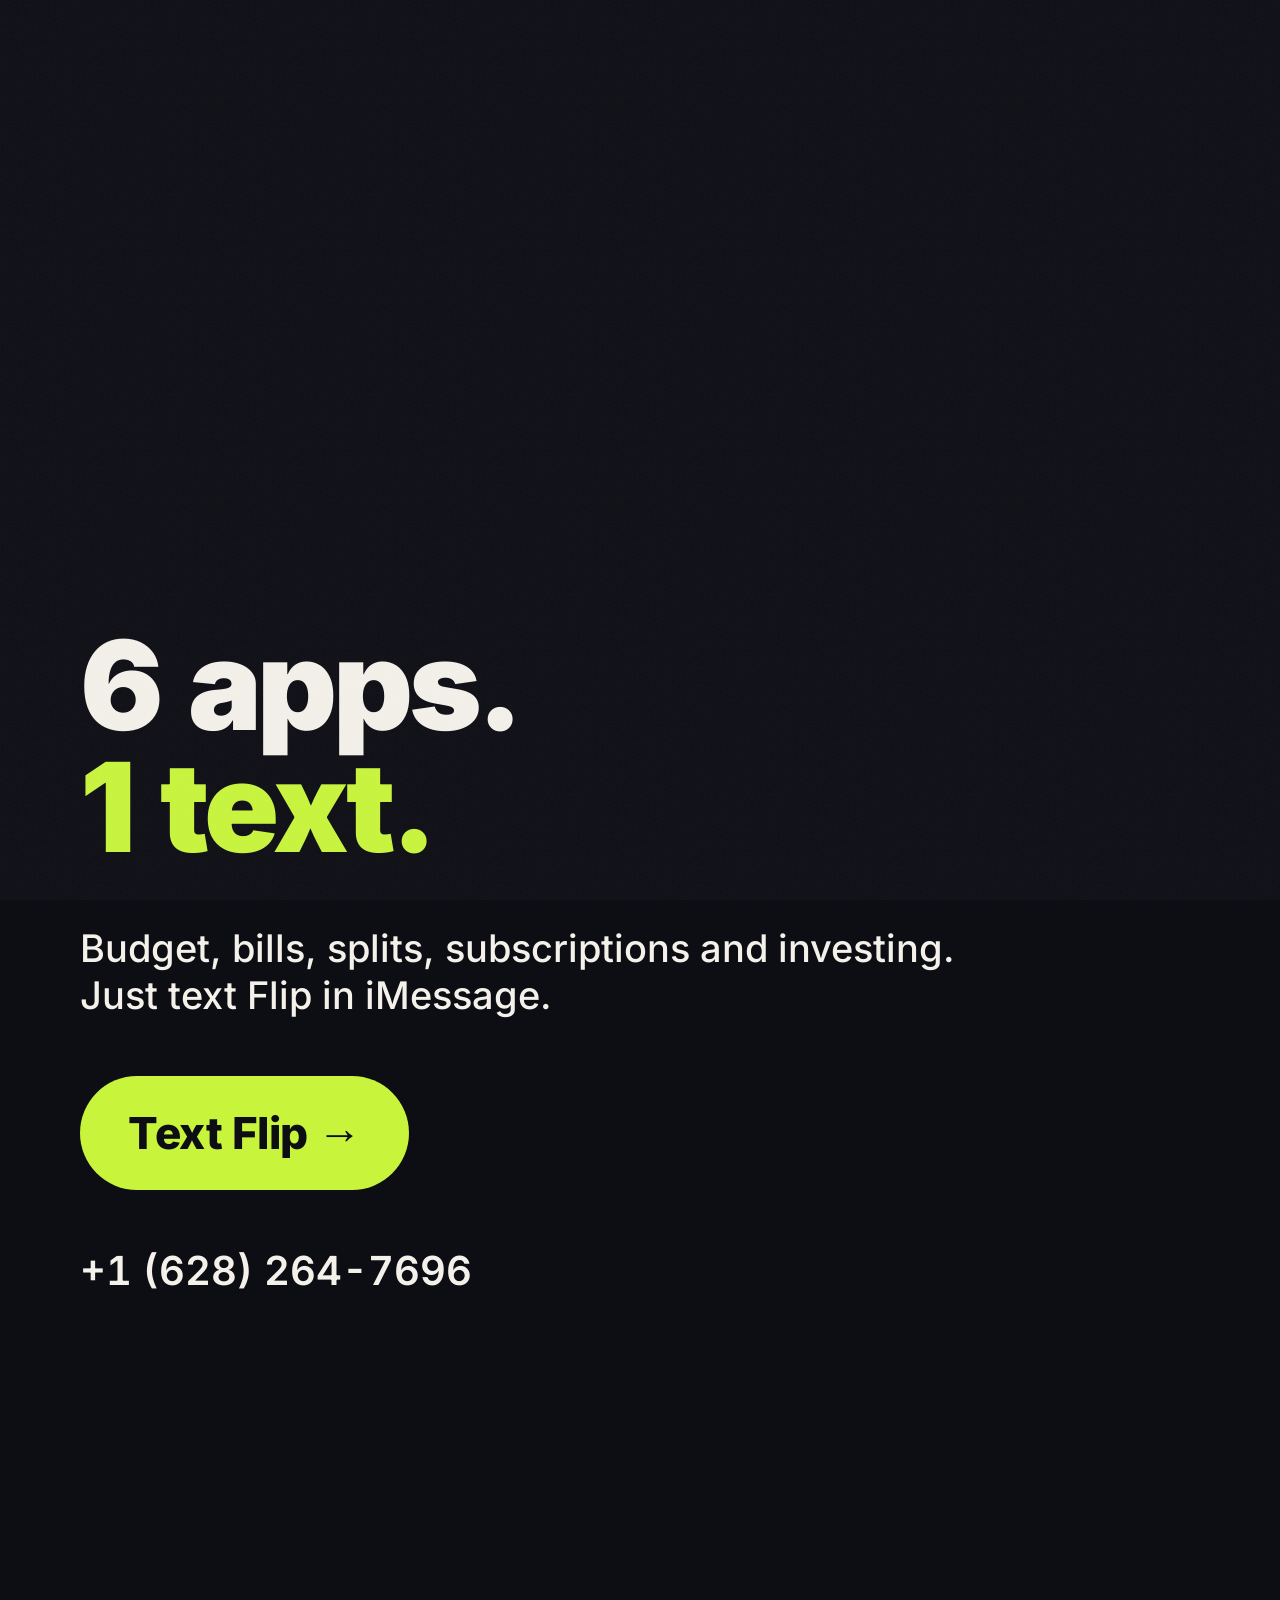
<file: ad-creatives/videos/02-six-apps-one-text.html>
<!doctype html>
<html lang="en">
<head>
<meta charset="utf-8">
<title>Flip — 6 money apps, 1 text thread</title>
<link rel="stylesheet" href="../shared/base.css">
<link rel="stylesheet" href="../shared/video.css">
<style>
  .grid { position: absolute; left: 90px; right: 90px; top: 760px; display: grid; grid-template-columns: repeat(3, 1fr); gap: 60px 40px; }
  .app { display: flex; flex-direction: column; align-items: center; gap: 18px; font-size: 34px; font-weight: 600; }
  .app .ic { width: 220px; height: 220px; border-radius: 56px; display: grid; place-items: center; font-size: 110px; box-shadow: 0 20px 50px rgba(0,0,0,0.4); }
  .hook2 { top: 330px; }
  #caption { position: absolute; left: 72px; right: 72px; top: 1620px; font-size: 52px; font-weight: 700; line-height: 1.15; opacity: 0.9; }
  .phone.fixed { top: 470px; height: 1250px; }
</style>
</head>
<body class="grain" data-format="story">
<div class="canvas v">
  <div class="glow" id="glow" style="right:-300px; top:300px"></div>
  <div class="hook" id="hook">You have 6 money apps.</div>
  <div class="grid" id="grid">
    <div class="app"><div class="ic" style="background:#5b5bd6">📊</div>Budget</div>
    <div class="app"><div class="ic" style="background:#e5484d">🧾</div>Bills</div>
    <div class="app"><div class="ic" style="background:#12a594">🍕</div>Splits</div>
    <div class="app"><div class="ic" style="background:#f76b15">📈</div>Invest</div>
    <div class="app"><div class="ic" style="background:#8e4ec6">🔁</div>Subs</div>
    <div class="app"><div class="ic" style="background:#0090ff">🐷</div>Savings</div>
  </div>
  <div id="caption">…and you still don't know where your money went.</div>
  <div class="hook" id="hook2">Or… <em>one</em> <em>text</em> <em>thread.</em></div>
  <div class="phone fixed" id="phone">
    <div class="phone-head"><div class="avatar">f</div><div class="contact">Flip</div></div>
    <div class="thread" id="thread"></div>
  </div>
  <div class="endcard" id="end">
    <div class="headline">6 apps.<br><em>1 text.</em></div>
    <div class="sub">Budget, bills, splits, subscriptions and investing. Just text Flip in iMessage.</div>
    <div class="pill">Text Flip →</div>
    <div class="num">+1 (628) 264-7696</div>
  </div>
</div>
<script src="../shared/engine.js"></script>
<script>
  window.__duration = 16;
  const $ = (id) => document.getElementById(id);

  // 0–2  hook + icons pop in
  F.words($("hook"), 0.1, 0.12);
  F.window($("hook"), 0, 4.6);
  const apps = [...document.querySelectorAll(".app")];
  apps.forEach((a, i) => F.track((t) => {
    const pop = F.outBack(F.p(t, 0.7 + i * 0.16, 0.4));
    // 2.6–4.0 anxious shake, 4.0+ each falls off with gravity + spin
    const shake = t > 2.6 && t < 4.1 ? Math.sin(t * 38 + i) * 7 : 0;
    const f = F.p(t, 4.0 + i * 0.07, 0.9);
    const fall = F.inCubic(f) * 1500;
    const spin = F.inCubic(f) * (i % 2 ? 50 : -50);
    a.style.opacity = F.clamp(pop * 2);
    a.style.transform = `translate(${shake}px, ${fall}px) rotate(${spin + shake * 0.6}deg) scale(${pop})`;
  }));
  F.window($("caption"), 2.4, 4.4);
  F.reveal($("caption"), 2.4, 0.5);

  // 4.8–13  one thread does all of it, rapid-fire
  F.words($("hook2"), 4.8, 0.14);
  F.track((t) => {
    const x = F.inOut(F.p(t, 5.8, 0.5));
    $("hook2").style.transform = `translateY(${-150 * x}px) scale(${F.lerp(1, 0.7, x)})`;
    $("phone").style.transform = `translateY(${(1 - F.outCubic(F.p(t, 5.8, 0.7))) * 1650}px)`;
  });
  F.chat($("thread"), [
    { at: 6.6, me: "what's my balance" },
    { at: 7.4, flip: "Checking: <strong>$1,284.10</strong>" },
    { at: 8.0, me: "pay alex back $40 for dinner" },
    { at: 8.8, flip: "Sent $40 to Alex ✅" },
    { at: 9.4, me: "cancel spotify duo" },
    { at: 10.2, flip: "Canceled ✅ saving <strong>$16.99/mo</strong>" },
    { at: 10.8, me: "put $100 in my vacation fund" },
    { at: 11.6, flip: "Moved ✅ Vacation fund: <strong>$1,150</strong> / $2,000 🏝️" },
  ], { think: 0.5 });

  // 13–16  end card
  F.window($("end"), 13);
  [...$("end").children].forEach((el, i) => F.reveal(el, 13.1 + i * 0.18, 0.5, 60));
  F.track((t) => { $("glow").style.transform = `translate(${Math.sin(t * 0.5) * 140}px, ${Math.cos(t * 0.35) * 100}px)`; });
</script>
</body>
</html>
</file>
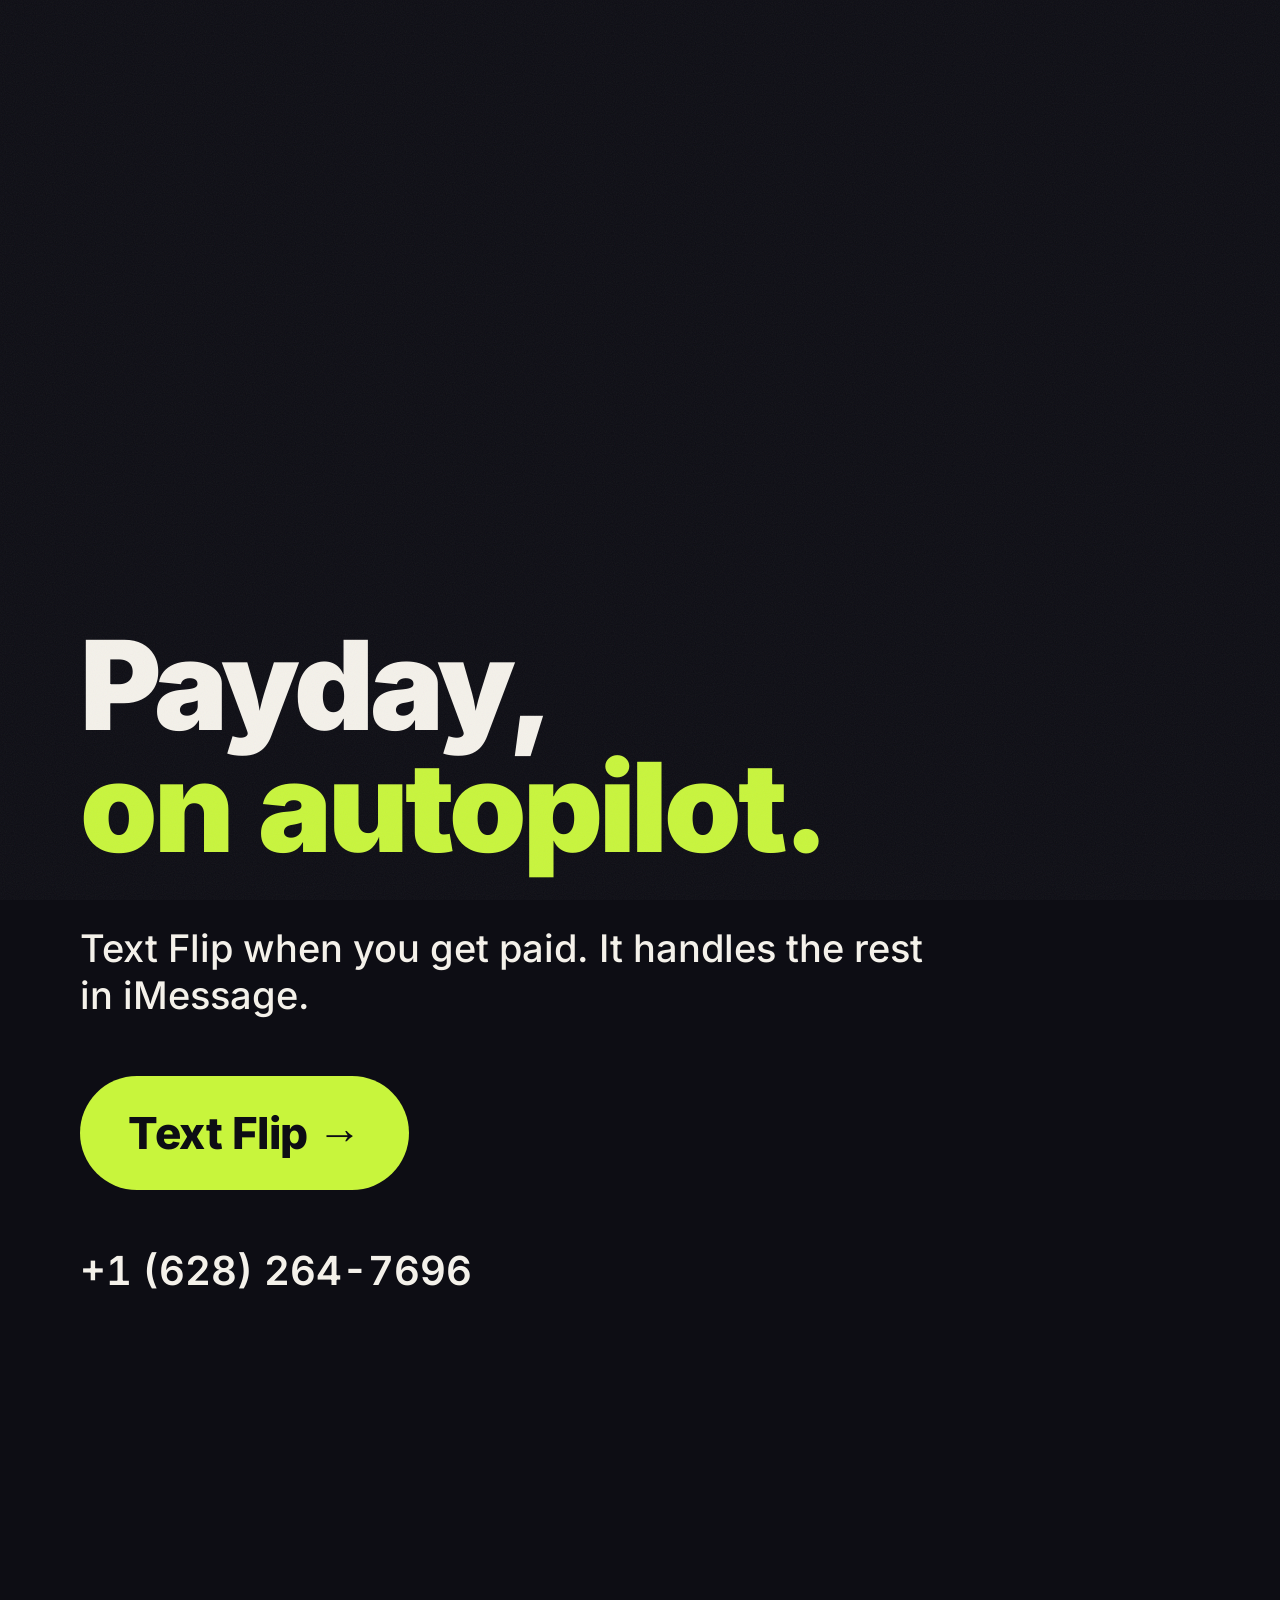
<file: ad-creatives/videos/03-payday-autopilot.html>
<!doctype html>
<html lang="en">
<head>
<meta charset="utf-8">
<title>Flip — Payday, on autopilot</title>
<link rel="stylesheet" href="../shared/base.css">
<link rel="stylesheet" href="../shared/video.css">
<style>
  .phone.fixed { top: 540px; height: 1000px; }
  .phone.fixed .b.card { min-width: 80%; }
  .bar { position: absolute; left: 90px; right: 90px; top: 1600px; height: 120px; border-radius: 30px; overflow: hidden; display: flex; background: rgba(255,255,255,0.08); }
  .seg { height: 100%; display: grid; place-items: center; font-size: 30px; font-weight: 800; color: var(--ink); white-space: nowrap; overflow: hidden; }
  .legend { position: absolute; left: 90px; right: 90px; top: 1740px; font-size: 30px; font-weight: 600; opacity: 0.7; text-align: center; }
</style>
</head>
<body class="grain" data-format="story">
<div class="canvas v">
  <div class="glow" id="glow" style="left:-300px; top:900px"></div>
  <div class="hook" id="hook">My payday routine takes <em>10</em> <em>seconds.</em></div>
  <div class="phone fixed" id="phone">
    <div class="phone-head"><div class="avatar">f</div><div class="contact">Flip</div></div>
    <div class="thread" id="thread"></div>
  </div>
  <div class="bar" id="bar">
    <div class="seg" style="background:#f4f1ea">🏠 Rent</div>
    <div class="seg" style="background:#ffb4a2">💳</div>
    <div class="seg" style="background:#8fd3ff">🛟</div>
    <div class="seg" style="background:#c9b6ff">📈</div>
    <div class="seg" style="background:var(--accent)">✨ Spend</div>
  </div>
  <div class="legend" id="legend">$2,340 paycheck, every dollar assigned</div>
  <div class="endcard" id="end">
    <div class="headline">Payday,<br><em>on autopilot.</em></div>
    <div class="sub">Text Flip when you get paid. It handles the rest in iMessage.</div>
    <div class="pill">Text Flip →</div>
    <div class="num">+1 (628) 264-7696</div>
  </div>
</div>
<script src="../shared/engine.js"></script>
<script>
  window.__duration = 15;
  const $ = (id) => document.getElementById(id);

  F.words($("hook"), 0.15, 0.13);
  F.track((t) => {
    const x = F.inOut(F.p(t, 1.9, 0.6));
    $("hook").style.transform = `translateY(${-170 * x}px) scale(${F.lerp(1, 0.62, x)})`;
    $("phone").style.transform = `translateY(${(1 - F.outCubic(F.p(t, 2.0, 0.7))) * 1650}px)`;
  });

  const plan = [["🏠 Rent (hold)", 1200], ["💳 Card payment", 278], ["🛟 Emergency fund", 300], ["📈 Roth IRA", 150], ["✨ Safe to spend", 412]];
  const rows = plan.map(([k, v], i) => `<div class='row plan'${i === 4 ? " style='color:#1a8f3c'" : ""}><span>${k}</span><span>$${v.toLocaleString()}</span></div>`).join("");
  F.chat($("thread"), [
    { at: 2.9, me: "just got paid 💸" },
    { at: 4.2, cls: "card", flip: `<strong>$2,340 landed.</strong> Here's the plan:<div style='height:10px'></div>${rows}` },
    { at: 8.4, me: "run it" },
    { at: 9.6, flip: "Done ✅ Everything's moved. See you next payday." },
  ]);

  // plan rows tick in one by one, and the paycheck bar fills segment by segment in sync
  const total = plan.reduce((s, [, v]) => s + v, 0);
  F.track((t) => {
    document.querySelectorAll(".row.plan").forEach((r, i) => {
      const x = F.outCubic(F.p(t, 4.6 + i * 0.45, 0.35));
      r.style.opacity = x; r.style.transform = `translateX(${(1 - x) * 30}px)`;
    });
    [...document.querySelectorAll(".seg")].forEach((s, i) => {
      const x = F.outCubic(F.p(t, 4.6 + i * 0.45, 0.5));
      s.style.width = `${(plan[i][1] / total) * 100 * x}%`;
    });
  });
  F.window($("bar"), 4.4, 12);
  F.window($("legend"), 6.8, 12);

  F.window($("end"), 12);
  [...$("end").children].forEach((el, i) => F.reveal(el, 12.1 + i * 0.18, 0.5, 60));
  F.track((t) => { $("glow").style.transform = `translate(${Math.sin(t * 0.6) * 120}px, ${Math.cos(t * 0.4) * 80}px)`; });
</script>
</body>
</html>
</file>
<file: creator-outreach/styles.css>
:root {
  --bg: #0f1115;
  --panel: #171a21;
  --panel-2: #1e222b;
  --border: #2a2f3a;
  --text: #e8eaed;
  --text-dim: #9aa0ac;
  --accent: #6c8cff;
  --accent-2: #3ddc97;
  --tier-a: #ff6b81;
  --tier-b: #ffb26b;
  --tier-c: #6bc4ff;
  --radius: 10px;
}

@media (prefers-color-scheme: light) {
  :root:not([data-theme="dark"]) {
    --bg: #f6f7fb;
    --panel: #ffffff;
    --panel-2: #f0f1f6;
    --border: #dde1ea;
    --text: #1b1e27;
    --text-dim: #5b6272;
  }
}

* { box-sizing: border-box; }

body {
  margin: 0;
  font-family: -apple-system, BlinkMacSystemFont, "Segoe UI", Roboto, Helvetica, Arial, sans-serif;
  background: var(--bg);
  color: var(--text);
}

.topbar {
  display: flex;
  justify-content: space-between;
  align-items: flex-end;
  padding: 20px 24px 12px;
  border-bottom: 1px solid var(--border);
}
.topbar-title h1 { margin: 0; font-size: 20px; }
.topbar-title p { margin: 4px 0 0; color: var(--text-dim); font-size: 13px; }
.topbar-stats { display: flex; gap: 16px; font-size: 13px; color: var(--text-dim); }
.topbar-stats b { color: var(--text); font-size: 15px; display: block; }

.toolbar {
  display: flex;
  justify-content: space-between;
  align-items: center;
  flex-wrap: wrap;
  gap: 12px;
  padding: 14px 24px;
}
.toolbar-group { display: flex; align-items: center; gap: 10px; flex-wrap: wrap; }
.toolbar label { font-size: 12px; color: var(--text-dim); display: flex; flex-direction: column; gap: 3px; }
select, input[type="search"], input[type="text"], input[type="email"] {
  background: var(--panel-2);
  border: 1px solid var(--border);
  color: var(--text);
  border-radius: 6px;
  padding: 6px 8px;
  font-size: 13px;
}
#search { min-width: 220px; }

.btn {
  border: 1px solid var(--border);
  background: var(--panel-2);
  color: var(--text);
  padding: 8px 14px;
  border-radius: 8px;
  font-size: 13px;
  cursor: pointer;
}
.btn:hover { border-color: var(--accent); }
.btn-primary { background: var(--accent); border-color: var(--accent); color: #0b0d12; font-weight: 600; }
.btn-secondary { background: transparent; }
.btn-small { padding: 4px 10px; font-size: 12px; }
.btn-icon {
  background: transparent; border: none; color: var(--text-dim);
  font-size: 20px; cursor: pointer; line-height: 1;
}

.table-wrap { padding: 0 24px 40px; overflow-x: auto; }
table { width: 100%; border-collapse: collapse; background: var(--panel); border-radius: var(--radius); overflow: hidden; }
thead th {
  text-align: left; font-size: 11px; text-transform: uppercase; letter-spacing: 0.04em;
  color: var(--text-dim); padding: 10px 12px; border-bottom: 1px solid var(--border);
  background: var(--panel-2); position: sticky; top: 0;
}
tbody td { padding: 10px 12px; border-bottom: 1px solid var(--border); font-size: 13px; vertical-align: top; }
tbody tr:hover { background: var(--panel-2); }
tbody tr.passed { opacity: 0.45; }

.tier-badge {
  display: inline-flex; align-items: center; justify-content: center;
  width: 22px; height: 22px; border-radius: 50%;
  font-weight: 700; font-size: 12px; color: #0b0d12;
}
.tier-A { background: var(--tier-a); }
.tier-B { background: var(--tier-b); }
.tier-C { background: var(--tier-c); }

.handle { font-weight: 600; }
.caveat { display: block; margin-top: 3px; font-size: 11px; color: var(--tier-a); }
.why-fit { color: var(--text-dim); max-width: 320px; display: inline-block; }

.col-email input, .col-rate input { width: 150px; }
.col-status select { width: 130px; }
.col-check { width: 32px; text-align: center; }
.col-actions { width: 90px; }

.modal {
  position: fixed; inset: 0; background: rgba(0,0,0,0.55);
  display: flex; align-items: center; justify-content: center; z-index: 50;
}
.modal.hidden { display: none; }
.modal-card {
  background: var(--panel); border: 1px solid var(--border); border-radius: var(--radius);
  width: min(640px, 92vw); max-height: 86vh; overflow-y: auto;
}
.modal-header {
  display: flex; justify-content: space-between; align-items: center;
  padding: 14px 18px; border-bottom: 1px solid var(--border);
}
.modal-header h2 { margin: 0; font-size: 16px; }
.modal-body { padding: 18px; display: flex; flex-direction: column; gap: 16px; }
.draft-item { border: 1px solid var(--border); border-radius: 8px; padding: 12px; background: var(--panel-2); }
.draft-item h3 { margin: 0 0 6px; font-size: 13px; }
.draft-item textarea {
  width: 100%; min-height: 160px; background: var(--bg); color: var(--text);
  border: 1px solid var(--border); border-radius: 6px; padding: 8px; font-size: 12px; font-family: inherit;
}
.draft-actions { display: flex; gap: 8px; margin-top: 8px; }
.draft-item .no-email { color: var(--tier-a); font-size: 12px; }
</file>
<file: ad-creatives/shared/base.css>
/* Flip ad creative system — shared tokens, phone mock, iMessage bubbles.
   Brand colors are placeholders: swap --accent / --ink / --paper for Flip's real palette. */

@font-face { font-family: "Inter"; font-weight: 400; src: url("fonts/inter-latin-400-normal.woff2") format("woff2"); }
@font-face { font-family: "Inter"; font-weight: 500; src: url("fonts/inter-latin-500-normal.woff2") format("woff2"); }
@font-face { font-family: "Inter"; font-weight: 600; src: url("fonts/inter-latin-600-normal.woff2") format("woff2"); }
@font-face { font-family: "Inter"; font-weight: 700; src: url("fonts/inter-latin-700-normal.woff2") format("woff2"); }
@font-face { font-family: "Inter"; font-weight: 800; src: url("fonts/inter-latin-800-normal.woff2") format("woff2"); }
@font-face { font-family: "Inter"; font-weight: 900; src: url("fonts/inter-latin-900-normal.woff2") format("woff2"); }

:root {
  --ink: #0d0d14;
  --paper: #f4f1ea;
  --accent: #c8f53c;       /* electric lime — the "action" color */
  --accent-ink: #0d0d14;
  --imsg-blue: #0a84ff;    /* outgoing bubble (the user) */
  --imsg-gray: #e9e9eb;    /* incoming bubble (Flip) */
  --imsg-gray-ink: #0d0d14;
  --muted: #8a8a94;
  --danger: #ff453a;
  --good: #30d158;
  --W: 1080px;
  --H: 1350px;
}

* { box-sizing: border-box; margin: 0; padding: 0; }
html, body { width: var(--W); height: var(--H); overflow: hidden; }
body {
  font-family: "Inter", "Noto Color Emoji", sans-serif;
  background: var(--ink);
  color: var(--paper);
  -webkit-font-smoothing: antialiased;
  font-feature-settings: "ss01", "cv11";
}
body.story { --H: 1920px; }
body.light { background: var(--paper); color: var(--ink); }

.canvas {
  position: relative;
  width: var(--W);
  height: var(--H);
  padding: 84px 72px 72px;
  display: flex;
  flex-direction: column;
  gap: 48px;
  overflow: hidden;
}
/* 9:16 — content clusters in the middle, clear of the story UI top/bottom 250px */
body.story .canvas { padding: 200px 72px 240px; gap: 52px; justify-content: center; }
body.story .cta { margin-top: 24px; }
body.story .headline { font-size: 124px; }
body.story .headline.sm { font-size: 100px; }
body.story .b { font-size: 36px; }
body:not(.story) .canvas { padding: 68px 72px 60px; gap: 40px; }
body:not(.story) .b { font-size: 31px; padding: 15px 24px; }
body:not(.story) .phone-head { padding: 24px 0 16px; }
body:not(.story) .avatar { width: 72px; height: 72px; font-size: 38px; }
body:not(.story) .thread { padding-top: 22px; }
body:not(.story) .story-only { display: none !important; }

/* ---------- type ---------- */
.eyebrow {
  font-size: 30px; font-weight: 700; letter-spacing: 0.08em; text-transform: uppercase;
  color: var(--accent);
}
body.light .eyebrow { color: var(--ink); opacity: 0.6; }
.headline {
  font-size: 104px; line-height: 0.98; font-weight: 900; letter-spacing: -0.035em;
  word-spacing: 0.06em; text-wrap: balance;
}
.headline.sm { font-size: 84px; }
.headline em { font-style: normal; color: var(--accent); }
body.light .headline em { color: var(--ink); background: var(--accent); padding: 0 12px; border-radius: 14px; }
.sub { font-size: 38px; line-height: 1.25; font-weight: 500; opacity: 0.8; text-wrap: pretty; }
.strike { position: relative; opacity: 0.5; }
.strike::after {
  content: ""; position: absolute; left: -4px; right: -4px; top: 52%; height: 8px;
  background: var(--danger); border-radius: 4px; transform: rotate(-2deg);
}

/* ---------- CTA bar ---------- */
.cta {
  margin-top: auto;
  display: flex; align-items: center; justify-content: space-between; gap: 24px;
}
.logo { display: flex; align-items: center; gap: 16px; font-size: 52px; font-weight: 900; letter-spacing: -0.04em; }
.logo-mark {
  width: 64px; height: 64px; border-radius: 18px; background: var(--accent); color: var(--accent-ink);
  display: grid; place-items: center; font-size: 40px; font-weight: 900;
}
.pill {
  background: var(--accent); color: var(--accent-ink);
  font-size: 34px; font-weight: 800; letter-spacing: -0.01em;
  padding: 24px 36px; border-radius: 999px; white-space: nowrap;
}
body.light .pill { background: var(--ink); color: var(--paper); }
.fine { font-size: 20px; opacity: 0.45; font-weight: 500; }

/* ---------- phone / chat ---------- */
.phone {
  align-self: center;
  width: 820px;
  background: #fff;
  color: var(--imsg-gray-ink);
  border-radius: 64px;
  padding: 0 0 36px;
  box-shadow: 0 40px 120px rgba(0,0,0,0.45), 0 0 0 10px #1c1c22;
  overflow: hidden;
  display: flex; flex-direction: column;
  flex: none;
}
.phone-head {
  display: flex; flex-direction: column; align-items: center; gap: 8px;
  padding: 36px 0 22px;
  background: #f6f6f7; border-bottom: 1px solid #e3e3e6;
}
.avatar {
  width: 88px; height: 88px; border-radius: 50%;
  background: var(--ink); color: var(--accent);
  display: grid; place-items: center; font-size: 46px; font-weight: 900;
}
.avatar.group { background: linear-gradient(135deg,#6e6e78,#3a3a44); color: #fff; font-size: 38px; }
.contact { font-size: 24px; font-weight: 600; color: #222; }
.thread { display: flex; flex-direction: column; gap: 10px; padding: 28px 30px 0; }
.stamp { align-self: center; font-size: 20px; color: var(--muted); font-weight: 500; margin: 6px 0 8px; }

.b {
  max-width: 78%;
  font-size: 34px; line-height: 1.28; font-weight: 400; letter-spacing: -0.01em;
  padding: 18px 26px; border-radius: 38px;
  transform-origin: bottom left;
  white-space: pre-line;
}
.b.me { align-self: flex-end; background: var(--imsg-blue); color: #fff; transform-origin: bottom right; }
.b.flip { align-self: flex-start; background: var(--imsg-gray); color: var(--imsg-gray-ink); }
.b.other { align-self: flex-start; background: var(--imsg-gray); color: var(--imsg-gray-ink); }
.who { font-size: 20px; color: var(--muted); margin: 6px 0 -4px 20px; align-self: flex-start; }
.b strong { font-weight: 700; }
.b .ok { color: var(--good); font-weight: 700; }
.b.card { background: var(--imsg-gray); padding: 22px 26px; }
.row { display: flex; justify-content: space-between; gap: 30px; }
.row + .row { margin-top: 4px; }
.row span:last-child { font-weight: 700; font-variant-numeric: tabular-nums; }
.typing {
  align-self: flex-start; background: var(--imsg-gray); border-radius: 38px;
  padding: 24px 28px; display: flex; gap: 10px;
}
.typing i { width: 16px; height: 16px; border-radius: 50%; background: #9b9ba3; display: block; }

/* ---------- misc ---------- */
.badge {
  display: inline-flex; align-items: center; gap: 12px;
  background: rgba(255,255,255,0.08); border: 2px solid rgba(255,255,255,0.14);
  padding: 14px 24px; border-radius: 999px; font-size: 28px; font-weight: 600;
}
.grain::before {
  content: ""; position: absolute; inset: 0; pointer-events: none; opacity: 0.06; z-index: 50;
  background-image: url("data:image/svg+xml;utf8,<svg xmlns='http://www.w3.org/2000/svg' width='200' height='200'><filter id='n'><feTurbulence type='fractalNoise' baseFrequency='0.9' numOctaves='2'/></filter><rect width='100%' height='100%' filter='url(%23n)'/></svg>");
}
.glow {
  position: absolute; width: 900px; height: 900px; border-radius: 50%;
  background: radial-gradient(circle, rgba(200,245,60,0.22), transparent 62%);
  pointer-events: none; z-index: 0;
}
.canvas > * { position: relative; z-index: 1; }
.canvas > .glow { position: absolute; z-index: 0; }
</file>
<file: ad-creatives/shared/video.css>
/* 9:16 video scaffolding — layered scenes on a fixed 1080x1920 stage. */
body { --H: 1920px; }
body .canvas.v { padding: 0; gap: 0; display: block; }
.layer { position: absolute; inset: 0; display: flex; flex-direction: column; align-items: center; }

.hook {
  position: absolute; left: 72px; right: 72px; top: 330px;
  font-size: 118px; line-height: 1; font-weight: 900; letter-spacing: -0.035em; word-spacing: 0.06em;
  transform-origin: top left;
}
.hook em { font-style: normal; color: var(--accent); }
.hook .w { display: inline-block; }

.phone.fixed { position: absolute; left: 90px; width: 900px; height: 1180px; top: 560px; }
.phone.fixed .thread { flex: 1; justify-content: flex-end; overflow: hidden; padding-bottom: 10px; }
.phone.fixed .b { font-size: 38px; }

.endcard {
  position: absolute; inset: 0; background: var(--ink); z-index: 20;
  display: flex; flex-direction: column; justify-content: center; align-items: flex-start;
  padding: 0 80px; gap: 56px;
}
.endcard .headline { font-size: 150px; }
.endcard .logo { font-size: 80px; }
.endcard .logo-mark { width: 104px; height: 104px; border-radius: 28px; font-size: 64px; }
.endcard .pill { font-size: 44px; padding: 30px 48px; }
.endcard .num { font-size: 40px; font-weight: 600; opacity: 0.6; font-variant-numeric: tabular-nums; }

.stat {
  position: absolute; left: 0; right: 0; top: 900px; z-index: 10; text-align: center;
  font-size: 200px; font-weight: 900; letter-spacing: -0.05em; color: var(--accent);
  text-shadow: 0 20px 80px rgba(0,0,0,0.6);
}
.stat small { display: block; font-size: 48px; letter-spacing: -0.01em; color: var(--paper); font-weight: 700; margin-top: 8px; }
.dim { position: absolute; inset: 0; background: rgba(13,13,20,0.82); z-index: 9; }
</file>
